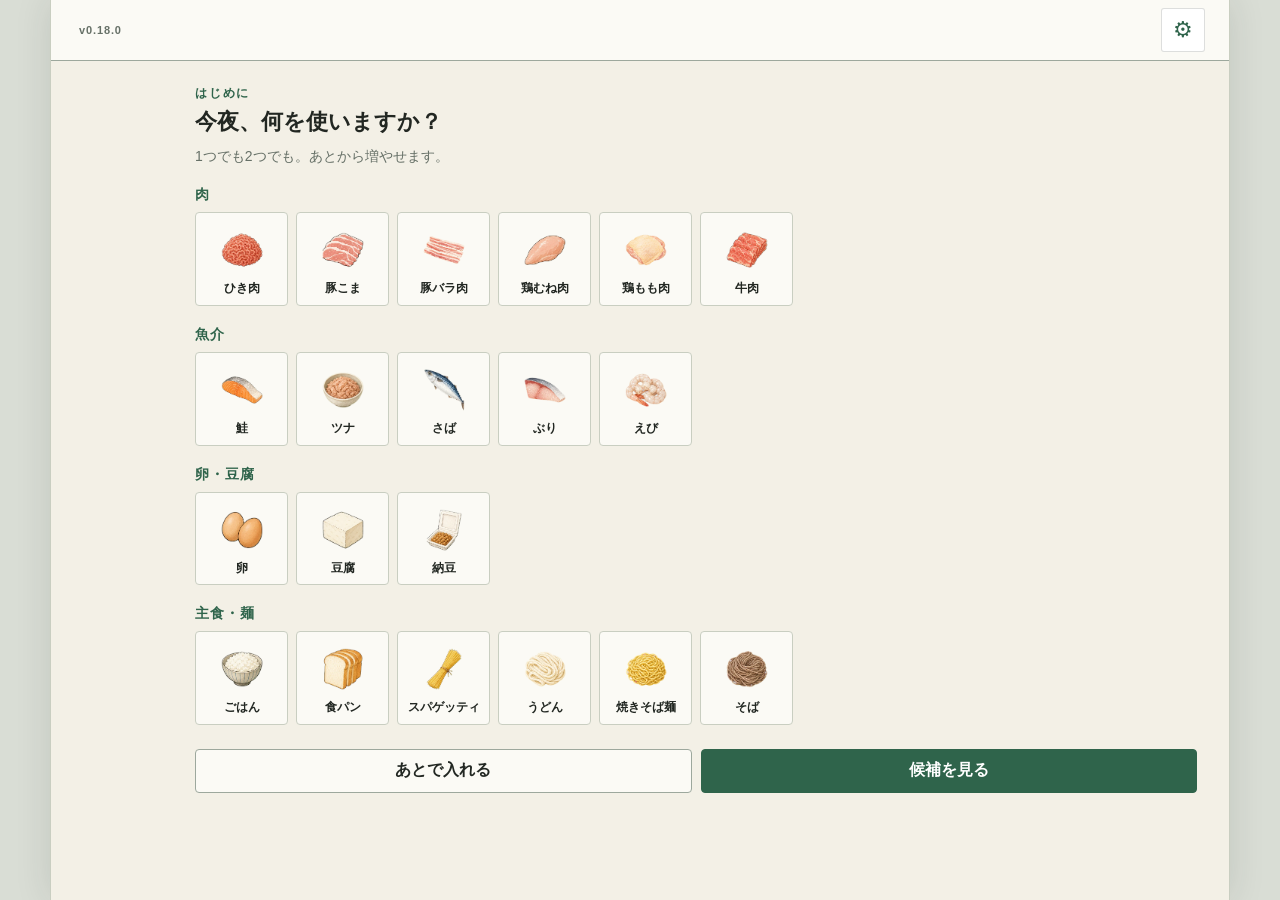
<file: index.html>
<!doctype html>
<html lang="ja">
<head>
  <meta charset="utf-8">
  <meta name="viewport" content="width=device-width, initial-scale=1, viewport-fit=cover">
  <meta name="theme-color" content="#f3f0e6">
  <meta name="description" content="冷蔵庫の在庫を管理し、残っている食材から今日作れる料理を提案するスマホ・タブレット対応アプリ">
  <title>冷蔵庫の現在地</title>
  <link rel="manifest" href="manifest.json?v=b750de2d">
  <link rel="icon" type="image/png" sizes="32x32" href="assets/icons/favicon-32.png?v=a1371f08">
  <link rel="apple-touch-icon" href="assets/icons/apple-touch-icon.png?v=0db390f0">
  <meta name="apple-mobile-web-app-capable" content="yes">
  <meta name="mobile-web-app-capable" content="yes">
  <meta name="apple-mobile-web-app-status-bar-style" content="default">
  <meta name="apple-mobile-web-app-title" content="冷蔵庫の現在地">
  <link rel="stylesheet" href="styles.css?v=7e6aeb82">
  <script src="vendor/tesseract/tesseract.min.js?v=7.0.0" defer></script>
  <script src="recipe-expansion.js?v=3e0c5a6c" defer></script>
  <script src="app.js?v=6a7590dc" defer></script>
  <!--
    起動の読み込み画面は、外部CSS（styles.css）が届く前から出したいので、
    ここだけ色を直書きしている（:root の変数に頼らない）。回線が細いときほど
    このCSSが要るのに、それ自体が同じ回線でまだ届いていない、という
    ねじれを避けるため。
  -->
  <style>
    #boot-loading {
      position: fixed;
      inset: 0;
      z-index: 999;
      display: flex;
      flex-direction: column;
      align-items: center;
      justify-content: center;
      gap: 14px;
      background: #f3f0e6;
      color: #667067;
      font-family: -apple-system, BlinkMacSystemFont, "Hiragino Sans", "Yu Gothic UI", sans-serif;
    }
    #boot-loading[hidden] {
      display: none;
    }
    #boot-loading .boot-loading-mark {
      width: 34px;
      height: 34px;
      border-radius: 50%;
      border: 3px solid #dce8df;
      border-top-color: #2f644b;
      animation: boot-loading-spin 0.9s linear infinite;
    }
    #boot-loading p {
      margin: 0;
      font-size: 0.8rem;
      font-weight: 700;
      letter-spacing: 0.02em;
    }
    @keyframes boot-loading-spin {
      to { transform: rotate(360deg); }
    }
    @media (prefers-reduced-motion: reduce) {
      #boot-loading .boot-loading-mark {
        animation: none;
      }
    }
  </style>
  <script>
    // ★app.js は素通しの逐次実行で、途中で例外が起きると最後の
    // 「読み込み画面を消す」行まで届かない。読み込み画面が消えないまま
    // 固まって見えるのを避けるため、ここだけは app.js を待たずに
    // 一定時間で強制的に消す安全弁を置いておく。
    window.setTimeout(() => {
      const el = document.getElementById("boot-loading");
      if (el) el.hidden = true;
    }, 8000);
  </script>
</head>
<body>
  <div id="boot-loading" role="status" aria-live="polite">
    <span class="boot-loading-mark" aria-hidden="true"></span>
    <p>読み込んでいます…</p>
  </div>
  <div class="app-shell">
    <!-- タイトルは出さない（本人の指定）。共有中は同期をすぐ押せる細い帯にする -->
    <header class="app-header" id="app-header">
      <h1 class="visually-hidden">冷蔵庫の現在地</h1>
      <p class="app-version" id="app-version" aria-label="アプリのバージョン"></p>
      <div class="header-actions">
        <button class="header-sync-button" type="button" id="header-sync" aria-label="共有データを今すぐ同期する" hidden>
          <span class="header-sync-icon" aria-hidden="true">↻</span>
          <span id="header-sync-label">同期</span>
        </button>
        <button class="header-settings-button" type="button" id="open-settings" aria-label="設定" aria-haspopup="dialog" aria-controls="settings-dialog">
          <span aria-hidden="true">⚙</span>
        </button>
      </div>
    </header>

    <main>
      <!-- 初回だけ出す。サンプルの5品を入れる代わりに、最初の一食を決める
           過程をそのまま登録にする（PRODUCT_DIRECTION.md の該当節） -->
      <section class="view onboarding-view" id="onboarding-view" aria-labelledby="onboarding-title" hidden>
        <div class="onboarding-head">
          <p class="eyebrow" id="onboarding-step-label">はじめに</p>
          <h2 id="onboarding-title">今夜、何を使いますか？</h2>
          <p class="onboarding-lead" id="onboarding-lead">1つでも2つでも。あとから増やせます。</p>
        </div>

        <div class="onboarding-leads" id="onboarding-leads"></div>

        <div class="onboarding-extras" id="onboarding-extras" hidden>
          <div class="onboarding-preview" id="onboarding-preview" aria-live="polite"></div>
          <div class="onboarding-extra-grid" id="onboarding-extra-grid"></div>
        </div>

        <div class="onboarding-actions">
          <button class="button button-secondary" type="button" id="onboarding-skip">あとで入れる</button>
          <button class="button button-primary" type="button" id="onboarding-next" disabled>候補を見る</button>
        </div>
      </section>

      <!-- 初回登録の続き。売り場を順番に回って、持っているものをタップする -->
      <section class="view refine-view" id="refine-view" aria-labelledby="refine-title" hidden>
        <div class="refine-head">
          <p class="eyebrow" id="refine-progress"></p>
          <h2 id="refine-title"></h2>
          <p class="refine-lead">家にあるものをタップしてください。量は聞きません。</p>
        </div>
        <div class="refine-grid" id="refine-grid"></div>
        <div class="refine-actions">
          <button class="button button-secondary" type="button" id="refine-quit">やめる</button>
          <button class="button button-primary" type="button" id="refine-next">次の売り場へ</button>
        </div>
      </section>

      <section class="view" id="inventory-view" aria-label="冷蔵庫">
        <!-- 「冷蔵庫」と「在庫」は同じ在庫の別の見せ方なので、タブを2つ持たず
             ここで行き来する。絵＝見渡す、一覧＝直す。 -->
        <div class="fridge-visual-heading">
          <h3 id="fridge-visual-title">わたしの冷蔵庫</h3>
          <button class="mode-switch" type="button" id="go-inventory-list">
            <svg class="mode-switch-icon" viewBox="0 0 24 24" aria-hidden="true" focusable="false"><path d="M4 6.4h.01"/><path d="M8.4 6.4H20"/><path d="M4 12h.01"/><path d="M8.4 12H20"/><path d="M4 17.6h.01"/><path d="M8.4 17.6H20"/></svg>
            一覧で直す
          </button>
        </div>

        <!-- 昨日以前に作った分の在庫を、実物と突き合わせる -->
        <section class="day-after-check" id="day-after-check" aria-labelledby="day-after-title" hidden>
          <p class="eyebrow">昨日の料理のあと</p>
          <h3 id="day-after-title">いま、冷蔵庫はどうなっていますか？</h3>
          <p class="day-after-lead" id="day-after-lead"></p>
          <ul class="day-after-list" id="day-after-list"></ul>
          <button class="button button-secondary day-after-skip" type="button" id="day-after-skip">あとで</button>
        </section>

        <!-- 期限が今日まで・3日以内・期限切れの食材だけを、操作を止めずに知らせる -->
        <section class="expiry-alert" id="expiry-alert" aria-labelledby="expiry-alert-title" hidden>
          <div class="expiry-alert-heading">
            <div>
              <p class="eyebrow">使いきりのお知らせ</p>
              <h3 id="expiry-alert-title">そろそろ使いたい食材があります</h3>
            </div>
            <span id="expiry-alert-summary"></span>
          </div>
          <div class="expiry-alert-list" id="expiry-alert-list"></div>
          <p class="expiry-alert-note">「買って◯日」は購入からの日数です。食材をタップすると残量や期限を直せます。「捨てる」は廃棄として履歴に残り、すぐ取り消せます。</p>
        </section>

        <!-- 保存済みデータにサンプルの5品が残っている人へ、一度だけ出す -->
        <section class="sample-notice" id="sample-notice" hidden>
          <p class="eyebrow">はじめに入っていた食材</p>
          <h3>この5品は、あなたが入れたものではありません</h3>
          <p id="sample-notice-list"></p>
          <p class="sample-notice-note">片付けると、料理の候補が実際の冷蔵庫だけから出ます。自分で足したものは残ります。</p>
          <div class="sample-notice-actions">
            <button class="button button-secondary" type="button" id="sample-notice-keep">このまま使う</button>
            <button class="button button-primary" type="button" id="sample-notice-clear">片付ける</button>
          </div>
        </section>

        <section class="fridge-visual" aria-labelledby="fridge-visual-title">
          <div id="fridge-scene"></div>
        </section>
      </section>

      <section class="view" id="management-view" aria-labelledby="management-title" hidden>
        <div class="management-heading">
          <div>
            <button class="mode-switch is-back" type="button" id="go-fridge-scene">
              <svg class="mode-switch-icon" viewBox="0 0 24 24" aria-hidden="true" focusable="false"><path d="M5 2.9h14a2 2 0 0 1 2 2v14.2a2 2 0 0 1-2 2H5a2 2 0 0 1-2-2V4.9a2 2 0 0 1 2-2Z"/><path d="M3 9.6h18"/><path d="M6.4 5.9v2.1"/><path d="M6.4 12.4v2.8"/></svg>
              冷蔵庫の絵へ
            </button>
            <h2 id="management-title">在庫を直す</h2>
            <p class="overview-copy">残量変更・使い切り・廃棄・完全削除</p>
          </div>
          <div class="management-actions">
            <button class="button button-secondary receipt-scan-button" type="button" id="scan-receipt">
              <span aria-hidden="true">▣</span>
              レシートから
            </button>
            <button class="button button-primary add-button" type="button" id="add-ingredient">
              ＋ 食材を追加
            </button>
          </div>
        </div>

        <section class="management-expiring" id="management-expiring" aria-labelledby="management-expiring-title" hidden>
          <h3 id="management-expiring-title">そろそろ使いたいもの</h3>
          <div class="management-expiring-list" id="management-expiring-list"></div>
        </section>

        <div class="storage-tabs" role="group" aria-label="保存場所で絞り込む">
          <button type="button" class="storage-tab is-active" data-location="すべて" aria-pressed="true">すべて</button>
          <button type="button" class="storage-tab" data-location="冷蔵" aria-pressed="false">冷蔵</button>
          <button type="button" class="storage-tab" data-location="冷凍" aria-pressed="false">冷凍</button>
          <button type="button" class="storage-tab" data-location="常温" aria-pressed="false">常温</button>
        </div>

        <div class="inventory-list" id="inventory-list" aria-live="polite"></div>

        <details class="finished-section" id="finished-section">
          <summary>
            <span>在庫から外した食材（戻せます）</span>
            <span class="finished-count" id="finished-count">0品</span>
          </summary>
          <div id="finished-list"></div>
        </details>

        <p class="privacy-note" id="privacy-note-inventory">在庫データは、この端末のブラウザ内だけに保存されます。</p>
      </section>

      <section class="view" id="suggestions-view" aria-label="レシピ" hidden>
        <section class="today-ingredient-control" aria-labelledby="today-ingredient-title">
          <button
            class="today-ingredient-trigger"
            type="button"
            id="today-ingredient-trigger"
            aria-haspopup="dialog"
            aria-controls="today-ingredient-dialog"
          >
            <span class="today-ingredient-copy">
              <strong id="today-ingredient-title">今日使いたい食材</strong>
              <em id="today-ingredient-name">タップして選ぶ</em>
            </span>
            <span class="today-ingredient-art" id="today-ingredient-art" aria-hidden="true"></span>
          </button>
          <label class="recipe-sort-control" for="priority-select">
            候補の並べ方
            <select id="priority-select">
              <option value="no-shop">作りやすい順</option>
              <option value="quick">短時間順</option>
            </select>
          </label>
        </section>

        <section class="seasonal-guide" id="seasonal-guide" aria-label="今月の旬と季節のおすすめ"></section>

        <div class="recipe-list" id="recipe-list" aria-live="polite"></div>
        <div class="recipe-more" id="recipe-more">
          <button type="button" id="show-more-recipes">
            <span>あと3つ見る</span>
            <small id="recipe-visible-count"></small>
          </button>
        </div>
      </section>

      <section class="view shopping-view" id="shopping-view" aria-labelledby="shopping-title" hidden>
        <div class="shopping-heading">
          <div>
            <p class="eyebrow">次の買い物を軽くする</p>
            <h2 id="shopping-title">スーパーで買うもの</h2>
            <p class="overview-copy" id="shopping-overview" aria-live="polite"></p>
          </div>
        </div>

        <section class="shopping-note" aria-labelledby="shopping-list-title">
          <div class="shopping-section-heading">
            <div>
              <p class="eyebrow">現在、店内で確認するもの</p>
              <h3 id="shopping-list-title">店内でチェック</h3>
            </div>
            <button class="text-button" type="button" id="clear-bought" hidden>購入済みを消す</button>
          </div>
          <p class="shopping-check-hint">カードをタップすると、購入済みにする・削除ができます。</p>
          <div class="shopping-list" id="shopping-list" aria-live="polite"></div>
        </section>

        <details class="shopping-accordion shopping-illustration-picker">
          <summary class="shopping-accordion-summary">
            <span>
              <span class="eyebrow">イラストから追加</span>
              <strong id="shopping-picker-title">売り場を選ぶ</strong>
            </span>
            <small>タップで追加</small>
          </summary>

          <div class="shopping-accordion-body">
            <div class="shopping-category-layer" id="shopping-category-layer">
              <div class="shopping-category-grid" id="shopping-category-grid"></div>
            </div>

            <div class="shopping-item-layer" id="shopping-item-layer" hidden>
              <button class="shopping-picker-back" type="button" id="shopping-picker-back">← 売り場へ戻る</button>
              <div class="shopping-item-layer-heading">
                <strong id="shopping-picker-category-title"></strong>
                <small>買うものをタップ</small>
              </div>
              <div class="shopping-food-grid" id="shopping-food-grid"></div>
            </div>
          </div>
        </details>

        <details class="shopping-manual">
          <summary>一覧にないものを文字で追加</summary>
          <form class="shopping-add-form" id="shopping-form">
            <label class="shopping-name-field" for="shopping-name">
              買うもの
              <input id="shopping-name" name="name" type="text" autocomplete="off" required placeholder="例：牛乳">
            </label>
            <label class="shopping-quantity-field" for="shopping-quantity">
              数量
              <span class="quantity-editor">
                <button class="quantity-adjust" type="button" data-quantity-adjust="shopping-quantity" data-delta="-1" aria-label="買う数量を減らす">−</button>
                <input id="shopping-quantity" name="quantity" type="number" inputmode="decimal" min="1" step="1" required value="1">
                <button class="quantity-adjust" type="button" data-quantity-adjust="shopping-quantity" data-delta="1" aria-label="買う数量を増やす">＋</button>
              </span>
              <input class="quantity-range" id="shopping-quantity-range" type="range" min="1" max="10" step="1" value="1" aria-label="買う数量をスライドして変更">
            </label>
            <label class="shopping-unit-field" for="shopping-unit">
              単位
              <select id="shopping-unit" name="unit">
                <option value="個">個</option>
                <option value="g">g</option>
                <option value="ml">ml</option>
                <option value="本">本</option>
                <option value="株">株</option>
                <option value="袋">袋</option>
                <option value="パック">パック</option>
                <option value="膳">膳</option>
                <option value="切れ">切れ</option>
                <option value="缶">缶</option>
                <option value="枚">枚</option>
              </select>
            </label>
            <button class="button button-primary shopping-add-button" type="submit">リストに追加</button>
          </form>
        </details>

        <details class="shopping-accordion shopping-recommendations" id="shopping-recommendations-panel">
          <summary class="shopping-accordion-summary">
            <span>
              <span class="eyebrow">冷蔵庫との組み合わせ</span>
              <strong id="shopping-recommendations-title">今あるものに合う</strong>
            </span>
            <small>1人分を基準</small>
          </summary>
          <div class="shopping-accordion-body">
            <p class="shopping-intro">買い足すと、登録レシピにつながりやすい順です。</p>
            <div class="shopping-recommendation-list" id="shopping-recommendations"></div>
          </div>
        </details>

        <p class="privacy-note" id="privacy-note-shopping">買い物リストも、この端末のブラウザ内だけに保存されます。</p>
      </section>

      <section class="view history-view" id="history-view" aria-labelledby="history-title" hidden>
        <div class="history-heading">
          <div>
            <p class="eyebrow">冷蔵庫で起きたこと</p>
            <h2 id="history-title">履歴</h2>
            <p class="overview-copy">調理・使い切り・廃棄・在庫の修正を、直近50件から表示します。</p>
          </div>
        </div>

        <div class="cooking-history-list" id="cooking-history-list" aria-live="polite"></div>

        <p class="privacy-note" id="privacy-note-history">履歴は月ごとにまとめ、最大1000件まで保存します。1000件を超えると古いものから整理されます。</p>
      </section>
    </main>

    <!-- アイコンは文字記号（▥ ▤ ⌁ ✓ ↶）をやめてインラインSVGにした。端末のフォントで
         形が変わるうえ、▥ と ▤ は並べると見分けられなかった。線は currentColor なので
         現在地の色（.is-active）にそのまま追従する。 -->
    <nav class="bottom-nav" aria-label="主な画面">
      <button type="button" class="nav-button is-active" data-view="inventory" aria-current="page">
        <svg class="nav-icon" viewBox="0 0 24 24" aria-hidden="true" focusable="false"><path d="M5 2.9h14a2 2 0 0 1 2 2v14.2a2 2 0 0 1-2 2H5a2 2 0 0 1-2-2V4.9a2 2 0 0 1 2-2Z"/><path d="M3 9.6h18"/><path d="M6.4 5.9v2.1"/><path d="M6.4 12.4v2.8"/></svg>
        冷蔵庫
      </button>
      <button type="button" class="nav-button" data-view="suggestions">
        <svg class="nav-icon" viewBox="0 0 24 24" aria-hidden="true" focusable="false"><path d="M6 10.7h12v5.5a3.3 3.3 0 0 1-3.3 3.3H9.3A3.3 3.3 0 0 1 6 16.2Z"/><path d="M4.4 10.7h15.2"/><path d="M6 13h-2.6"/><path d="M18 13h2.6"/><path d="M9.6 8c.8-1.1.8-2.3 0-3.4"/><path d="M14.4 8c.8-1.1.8-2.3 0-3.4"/></svg>
        レシピ
      </button>
      <button type="button" class="nav-button" data-view="shopping">
        <span class="nav-icon-with-count" aria-hidden="true"><svg class="nav-icon" viewBox="0 0 24 24" aria-hidden="true" focusable="false"><path d="M8.4 9.4V7.9a3.6 3.6 0 0 1 7.2 0v1.5"/><path d="M3.4 9.4h17.2l-1.4 8.7a2.6 2.6 0 0 1-2.6 2.2H7.4a2.6 2.6 0 0 1-2.6-2.2Z"/><path d="M9.9 13.1v3.6"/><path d="M14.1 13.1v3.6"/></svg><small id="shopping-nav-count" hidden></small></span>
        買い物
      </button>
      <button type="button" class="nav-button" data-view="history">
        <svg class="nav-icon" viewBox="0 0 24 24" aria-hidden="true" focusable="false"><path d="M3.7 12a8.3 8.3 0 1 0 2.6-6"/><path d="M3.5 4.8V9h4.2"/><path d="M12 7.7V12l3.1 1.9"/></svg>
        履歴
      </button>
    </nav>
  </div>

  <dialog class="settings-dialog" id="settings-dialog" aria-labelledby="settings-dialog-title">
    <section class="settings-shell">
      <div class="dialog-head">
        <div>
          <p class="eyebrow">表示を選ぶ</p>
          <h2 id="settings-dialog-title">設定</h2>
        </div>
        <button class="icon-button" type="button" id="close-settings" aria-label="閉じる">×</button>
      </div>

      <div class="settings-row nutrition-settings-row">
        <span class="settings-row-copy">
          <span class="settings-title-line">
            <label for="setting-show-nutrition"><strong>カロリーとPFCを表示する</strong></label>
            <button class="settings-help-button" type="button" id="nutrition-help" aria-expanded="false" aria-controls="settings-nutrition-note" aria-label="カロリーとPFCの数値について">?</button>
          </span>
          <small>料理の候補と、作る前の確認画面に出します</small>
        </span>
        <input id="setting-show-nutrition" type="checkbox" role="switch" aria-label="カロリーとPFCを表示する">
      </div>

      <p class="settings-note nutrition-settings-note" id="settings-nutrition-note" hidden>
        表示される数値は、食品ごとの一般的な参考値と基本調味料の仮定から丸めた目安です。
        商品表示や医療・栄養指導の代わりにはなりません。
      </p>

      <div class="settings-block device-settings">
        <label class="settings-row-copy" for="device-name">
          <strong>この端末の名前</strong>
          <small>変更した端末を見分けるために表示します</small>
        </label>
        <input id="device-name" class="device-name-input" type="text" maxlength="30" autocomplete="off" spellcheck="false" placeholder="例：台所のiPad">
        <p class="settings-note">機種情報は自動取得しません。この名前は変更者の目印で、本人確認には使いません。</p>
      </div>

      <div class="settings-block">
        <div class="settings-row-copy">
          <strong>二人で共有する</strong>
          <small id="share-note"></small>
        </div>

        <div class="share-off" id="share-off">
          <button class="button button-primary share-start" type="button" id="share-create">共有をはじめる</button>
          <details class="share-join">
            <summary>相手の冷蔵庫に入る</summary>
            <label class="account-field" for="share-join-id">
              もらったリンク、または冷蔵庫のID
              <input id="share-join-id" type="text" autocomplete="off" spellcheck="false" placeholder="https://… または 22文字のID">
            </label>
            <button class="button button-secondary" type="button" id="share-join-go">この冷蔵庫に入る</button>
          </details>
        </div>

        <div class="share-on" id="share-on" hidden>
          <p class="share-link-label">相手にこのリンクを渡してください</p>
          <input class="share-link" id="share-link" type="text" readonly>
          <div class="share-actions">
            <button class="button button-secondary" type="button" id="share-copy">リンクをコピー</button>
            <button class="button button-primary" type="button" id="share-now">いま同期する</button>
          </div>
          <p class="settings-note" id="share-status"></p>
          <button class="button button-secondary share-stop" type="button" id="share-stop">共有をやめる</button>
        </div>

        <p class="settings-note share-message" id="share-message" hidden></p>
      </div>

      <div class="settings-block">
        <div class="settings-row-copy">
          <strong>データの持ち出し</strong>
          <small>機種変更や、うっかり消したときの備えに。ファイル1つに書き出します。</small>
        </div>
        <div class="settings-data-actions">
          <button class="button button-secondary" type="button" id="export-data">書き出す</button>
          <button class="button button-secondary" type="button" id="import-data">読み込む</button>
        </div>
        <input type="file" id="import-file" accept="application/json,.json" hidden>

        <!-- 読み込みは今のデータを置き換えるので、何が入るかを見せてから確かめる -->
        <div class="import-preview" id="import-preview" hidden>
          <p id="import-preview-summary"></p>
          <div class="import-preview-actions">
            <button class="button button-secondary" type="button" id="import-cancel">やめる</button>
            <button class="button button-primary" type="button" id="import-apply">置き換える</button>
          </div>
        </div>
        <p class="settings-note import-error" id="import-error" hidden></p>
      </div>

      <p class="privacy-note">表示の設定は、この端末のブラウザ内だけに保存されます。端末名は、共有中の変更データにも添えられます。</p>
    </section>
  </dialog>

  <dialog class="share-join-dialog" id="share-join-dialog" aria-labelledby="share-join-dialog-title">
    <section class="share-join-dialog-shell">
      <div class="dialog-head">
        <div>
          <p class="eyebrow">共有する前に確認</p>
          <h2 id="share-join-dialog-title">この冷蔵庫に入りますか？</h2>
        </div>
        <button class="icon-button" type="button" id="share-join-cancel-icon" aria-label="閉じる">×</button>
      </div>

      <p class="share-join-intro" id="share-join-intro"></p>
      <ul class="share-join-counts" id="share-join-counts" aria-label="この端末にあるデータ"></ul>

      <div class="share-join-options">
        <button class="share-join-option is-recommended" type="button" id="share-join-replace">
          <strong>共有の内容に入れ替える</strong>
          <small>この端末の在庫・買い物・履歴は共有先へ送りません</small>
        </button>
        <button class="share-join-option" type="button" id="share-join-merge">
          <strong>今の内容も合わせる</strong>
          <small>この端末にある内容も相手の冷蔵庫へ送って統合します</small>
        </button>
      </div>

      <p class="settings-note share-join-warning" id="share-join-warning"></p>
      <p class="settings-note share-join-status" id="share-join-status" hidden></p>
      <button class="button button-secondary share-join-cancel" type="button" id="share-join-cancel">やめる</button>
    </section>
  </dialog>

  <dialog class="today-ingredient-dialog" id="today-ingredient-dialog" aria-labelledby="today-ingredient-dialog-title">
    <section class="today-ingredient-dialog-shell">
      <div class="dialog-head">
        <div>
          <h2 id="today-ingredient-dialog-title">今日使いたい食材</h2>
        </div>
        <button class="icon-button" type="button" id="close-today-ingredient-dialog" aria-label="閉じる">×</button>
      </div>

      <p class="today-ingredient-dialog-intro">棚の食材を1つタップすると、候補をすぐ並べ直します。</p>
      <div class="priority-fridge-mock" id="today-ingredient-options"></div>
      <button class="today-ingredient-clear" type="button" id="clear-today-ingredient">指定しない</button>
    </section>
  </dialog>

  <dialog class="ingredient-dialog" id="ingredient-dialog">
    <form id="ingredient-form">
      <div class="dialog-head">
        <div>
          <h2 id="dialog-title">食材を追加</h2>
        </div>
        <button class="icon-button" type="button" id="close-dialog" aria-label="閉じる">×</button>
      </div>

      <input type="hidden" id="ingredient-id">

      <section class="ingredient-picker" id="ingredient-picker" aria-label="イラストから食材を選ぶ">
        <div class="ingredient-picker-layer" id="ingredient-category-layer">
          <div class="ingredient-picker-lead">
            <p class="eyebrow">1. 種類を選ぶ</p>
            <strong>どのあたりの食材ですか？</strong>
          </div>
          <div class="ingredient-category-grid" id="ingredient-category-grid"></div>
          <button class="ingredient-manual-button" type="button" id="ingredient-manual-mode">
            一覧にない食材を文字で追加
          </button>

          <!-- まとめて追加は主導線ではないので、種類のカードより下へ置く。
               上に置くと「1. 種類を選ぶ」が折り返し線の下へ落ちていた。 -->
          <div class="ingredient-add-shortcuts" id="ingredient-add-shortcuts">
            <button class="ingredient-add-shortcut ingredient-receipt-shortcut" type="button" id="ingredient-receipt-shortcut">
              <span class="ingredient-receipt-icon" aria-hidden="true"></span>
              <span class="ingredient-shortcut-copy">
                <strong>レシートからまとめて追加</strong>
                <small>写真を撮る・画像を選ぶ</small>
              </span>
              <span class="ingredient-shortcut-arrow" aria-hidden="true">›</span>
            </button>

            <button class="ingredient-add-shortcut ingredient-refine-shortcut" type="button" id="open-refine">
              <span class="ingredient-refine-icon" aria-hidden="true">✓</span>
              <span class="ingredient-shortcut-copy">
                <strong>一覧から一度に追加する</strong>
                <small id="refine-entry-note"></small>
              </span>
              <span class="ingredient-shortcut-arrow" aria-hidden="true">›</span>
            </button>
          </div>
        </div>

        <div class="ingredient-picker-layer" id="ingredient-item-layer" hidden>
          <button class="ingredient-picker-back" type="button" id="ingredient-picker-back">← 種類へ戻る</button>
          <div class="ingredient-picker-lead">
            <p class="eyebrow">2. 食材を選ぶ</p>
            <strong id="ingredient-picker-category-title"></strong>
          </div>
          <div class="ingredient-item-grid" id="ingredient-item-grid"></div>
        </div>
      </section>

      <section class="ingredient-details" id="ingredient-details" hidden>
        <button class="ingredient-picker-back" type="button" id="ingredient-picker-reselect">← 食材を選び直す</button>
        <div class="selected-ingredient-preview" id="selected-ingredient-preview" hidden></div>

        <label for="ingredient-name" id="ingredient-name-field">
          食材名
          <input id="ingredient-name" name="name" type="text" autocomplete="off" required placeholder="例：キャベツ">
        </label>

        <section class="name-suggestion" id="name-suggestion" aria-live="polite" hidden>
          <p>登録済みの名称「<strong id="suggested-ingredient-name"></strong>」に変更しますか？</p>
          <div>
            <button class="button button-secondary" type="button" id="keep-ingredient-name">このまま登録</button>
            <button class="button button-primary" type="button" id="accept-ingredient-name">変更する</button>
          </div>
        </section>

        <div class="form-grid">
          <label for="ingredient-quantity">
            残量
            <span class="quantity-editor">
              <button class="quantity-adjust" type="button" data-quantity-adjust="ingredient-quantity" data-delta="-1" aria-label="残量を減らす">−</button>
              <input id="ingredient-quantity" name="quantity" type="number" inputmode="decimal" min="1" step="1" required value="1">
              <button class="quantity-adjust" type="button" data-quantity-adjust="ingredient-quantity" data-delta="1" aria-label="残量を増やす">＋</button>
            </span>
            <input class="quantity-range" id="ingredient-quantity-range" type="range" min="1" max="10" step="1" value="1" aria-label="残量をスライドして変更">
          </label>

          <label for="ingredient-unit">
            単位
            <select id="ingredient-unit" name="unit">
              <option value="個">個</option>
              <option value="g">g</option>
              <option value="ml">ml</option>
              <option value="本">本</option>
              <option value="株">株</option>
              <option value="袋">袋</option>
              <option value="パック">パック</option>
              <option value="膳">膳</option>
              <option value="切れ">切れ</option>
              <option value="缶">缶</option>
              <option value="枚">枚</option>
            </select>
          </label>
        </div>

        <label for="ingredient-location">
          保存場所
          <select id="ingredient-location" name="location">
            <option value="冷蔵">冷蔵</option>
            <option value="冷凍">冷凍</option>
            <option value="常温">常温</option>
          </select>
        </label>

        <label class="ingredient-expiry-field" for="ingredient-expiry">
          <span class="ingredient-expiry-label">賞味期限 <em>任意</em></span>
          <input id="ingredient-expiry" name="expiry" type="date">
          <small>未入力でも保存できます。日付部分をタップするとカレンダーが開きます。</small>
        </label>

        <label class="check-row" for="ingredient-priority">
          <input id="ingredient-priority" name="priority" type="checkbox">
          <span>
            <strong>使い切り優先にする</strong>
            <small>料理の提案で先に使う候補にします</small>
          </span>
        </label>

        <div class="dialog-actions">
          <!-- 「履歴あり削除（使い切った）」は仕組みの説明だった。ふだん使う2つは
               起きたことをそのまま言う。履歴に残さない消し方は取り返しがつかない
               ぶん頻度も低いので、いちばん下の小さなリンクへ下げる。 -->
          <button class="button button-consume" type="button" id="consume-ingredient" hidden>使い切った</button>
          <button class="button button-discard" type="button" id="discard-ingredient" hidden>捨てた</button>
          <button class="button button-secondary" type="button" id="cancel-dialog">キャンセル</button>
          <button class="button button-primary" type="submit">保存</button>
          <button class="dialog-danger-link" type="button" id="delete-ingredient" hidden>履歴に残さず消す</button>
        </div>
      </section>
    </form>
  </dialog>

  <input id="receipt-input" type="file" accept="image/*" capture="environment" hidden>

  <dialog class="ingredient-dialog receipt-dialog" id="receipt-dialog">
    <form id="receipt-form">
      <div class="dialog-head">
        <div>
          <p class="eyebrow">写真は端末内だけで解析</p>
          <h2>レシートから追加</h2>
        </div>
        <button class="icon-button" type="button" id="close-receipt-dialog" aria-label="閉じる">×</button>
      </div>

      <p class="receipt-privacy">
        外部の認識APIへ送信しません。読み取りが終わると、写真は保存せず破棄します。
      </p>

      <div class="receipt-processing" id="receipt-processing">
        <img class="receipt-preview" id="receipt-preview" alt="読み取るレシートの写真">
        <div>
          <p class="receipt-status" id="receipt-status" role="status">写真を準備しています…</p>
          <progress id="receipt-progress" max="100" value="0">0%</progress>
          <p class="receipt-model-note">初回だけ日本語OCRデータの準備に時間がかかります。</p>
        </div>
      </div>

      <section class="receipt-results" id="receipt-results" aria-labelledby="receipt-results-title" hidden>
        <div class="receipt-results-heading">
          <div>
            <h3 id="receipt-results-title">追加候補</h3>
            <p id="receipt-summary"></p>
          </div>
          <button class="text-button" type="button" id="select-all-receipt">すべて選択</button>
        </div>
        <p class="receipt-review-note">商品名・数量・保存場所を確認してから追加してください。</p>
        <div class="receipt-candidates" id="receipt-candidates"></div>
      </section>

      <section class="receipt-error" id="receipt-error" hidden>
        <h3>候補を作れませんでした</h3>
        <p id="receipt-error-message">写真を明るい場所で撮り直すか、通常の食材追加をお試しください。</p>
        <button class="button button-secondary" type="button" id="receipt-manual-add">通常の追加を使う</button>
      </section>

      <!-- 候補が0件のときこそ中身を見たいので、結果・エラーのどちらにも属さない位置に置く -->
      <details class="receipt-raw" id="receipt-raw" hidden>
        <summary>読み取った元の文字を見る</summary>
        <pre id="receipt-raw-text"></pre>
      </details>

      <div class="dialog-actions receipt-dialog-actions">
        <button class="button button-secondary" type="button" id="cancel-receipt-dialog">キャンセル</button>
        <button class="button button-primary" type="submit" id="add-receipt-candidates" disabled>選択した食材を追加</button>
      </div>
    </form>
  </dialog>

  <dialog class="ingredient-dialog cook-confirm-dialog" id="cook-confirm-dialog" aria-labelledby="cook-confirm-title">
    <form id="cook-confirm-form">
      <div class="dialog-head">
        <div>
          <p class="eyebrow">作る前の確認</p>
          <h2 id="cook-confirm-title">何人分作りますか？</h2>
        </div>
        <button class="icon-button" type="button" id="close-cook-confirm" aria-label="閉じる">×</button>
      </div>

      <p class="cook-confirm-recipe" id="cook-confirm-recipe"></p>

      <fieldset class="cook-serving-fieldset">
        <legend>作る人数</legend>
        <div class="cook-serving-options" id="cook-serving-options">
          <button class="cook-serving-button" type="button" data-cook-servings="1" aria-pressed="false"><strong>1</strong><span>人分</span></button>
          <button class="cook-serving-button" type="button" data-cook-servings="2" aria-pressed="false"><strong>2</strong><span>人分</span></button>
          <button class="cook-serving-button" type="button" data-cook-servings="3" aria-pressed="false"><strong>3</strong><span>人分</span></button>
          <button class="cook-serving-button" type="button" data-cook-servings="4" aria-pressed="false"><strong>4</strong><span>人分</span></button>
        </div>
      </fieldset>

      <section class="cook-confirm-ingredients" aria-labelledby="cook-confirm-ingredients-title">
        <div class="cook-confirm-ingredients-head">
          <h3 id="cook-confirm-ingredients-title">実際に使う材料</h3>
          <small id="cook-confirm-nutrition"></small>
        </div>
        <div id="cook-confirm-ingredients"></div>

        <!-- レシピ外の食材を足すのは毎回ではないので、畳んでおく。
             確認すべき行（最低限必要）を押し下げないため。 -->
        <details class="cook-extra-section" aria-labelledby="cook-extra-title">
          <summary class="cook-extra-heading">
            <h4 id="cook-extra-title">ついでに使う食材</h4>
            <small>レシピ外の食材や、追加で使う分</small>
          </summary>
          <div class="cook-extra-add">
            <label>
              食材
              <select id="cook-extra-item"></select>
            </label>
            <label>
              量
              <span class="quantity-with-unit">
                <input id="cook-extra-quantity" type="number" min="0.01" step="any" inputmode="decimal">
                <span id="cook-extra-unit"></span>
              </span>
            </label>
            <button class="button button-secondary" type="button" id="cook-extra-add">追加</button>
          </div>
          <ul class="cook-extra-list" id="cook-extra-list"></ul>
        </details>
      </section>

      <p class="cook-confirm-message" id="cook-confirm-message" aria-live="polite"></p>

      <!-- 量が足りないと分かったときの逃げ道。「戻る」だけを出さない -->
      <div class="cook-fallback" id="cook-fallback" hidden>
        <button class="button button-secondary" type="button" id="cook-fallback-single">1人分にする</button>
        <button class="button button-secondary" type="button" id="cook-fallback-anyway">このまま作る</button>
      </div>

      <div class="dialog-actions">
        <button class="button button-secondary" type="button" id="cancel-cook-confirm">ほかの候補へ</button>
        <button class="button button-primary cook-confirm-button" type="submit" id="confirm-cook">この人数で作る</button>
      </div>
    </form>
  </dialog>

  <dialog class="ingredient-dialog history-edit-dialog" id="history-edit-dialog" aria-labelledby="history-edit-title">
    <form id="history-edit-form">
      <div class="dialog-head">
        <div>
          <p class="eyebrow">調理後の訂正</p>
          <h2 id="history-edit-title">使った食材を修正</h2>
        </div>
        <button class="icon-button" type="button" id="close-history-edit" aria-label="閉じる">×</button>
      </div>

      <p class="history-edit-recipe" id="history-edit-recipe"></p>
      <p class="overview-copy">実際に使った量へ直すと、差分だけ在庫へ反映します。</p>
      <div class="history-edit-ingredients" id="history-edit-ingredients"></div>

      <section class="history-edit-add" aria-labelledby="history-edit-add-title">
        <h3 id="history-edit-add-title">使った食材を追加</h3>
        <div class="cook-extra-add">
          <label>
            食材
            <select id="history-edit-add-item"></select>
          </label>
          <label>
            量
            <span class="quantity-with-unit">
              <input id="history-edit-add-quantity" type="number" min="0.01" step="any" inputmode="decimal">
              <span id="history-edit-add-unit"></span>
            </span>
          </label>
          <button class="button button-secondary" type="button" id="history-edit-add">追加</button>
        </div>
      </section>

      <p class="cook-confirm-message" id="history-edit-message" aria-live="polite"></p>
      <div class="dialog-actions">
        <button class="button button-secondary" type="button" id="cancel-history-edit">キャンセル</button>
        <button class="button button-primary" type="submit" id="save-history-edit">修正を保存</button>
      </div>
    </form>
  </dialog>

  <div class="toast" id="toast" role="status" aria-live="polite" hidden>
    <span id="toast-message"></span>
    <button type="button" id="toast-action" hidden>戻す</button>
  </div>
</body>
</html>
</file>
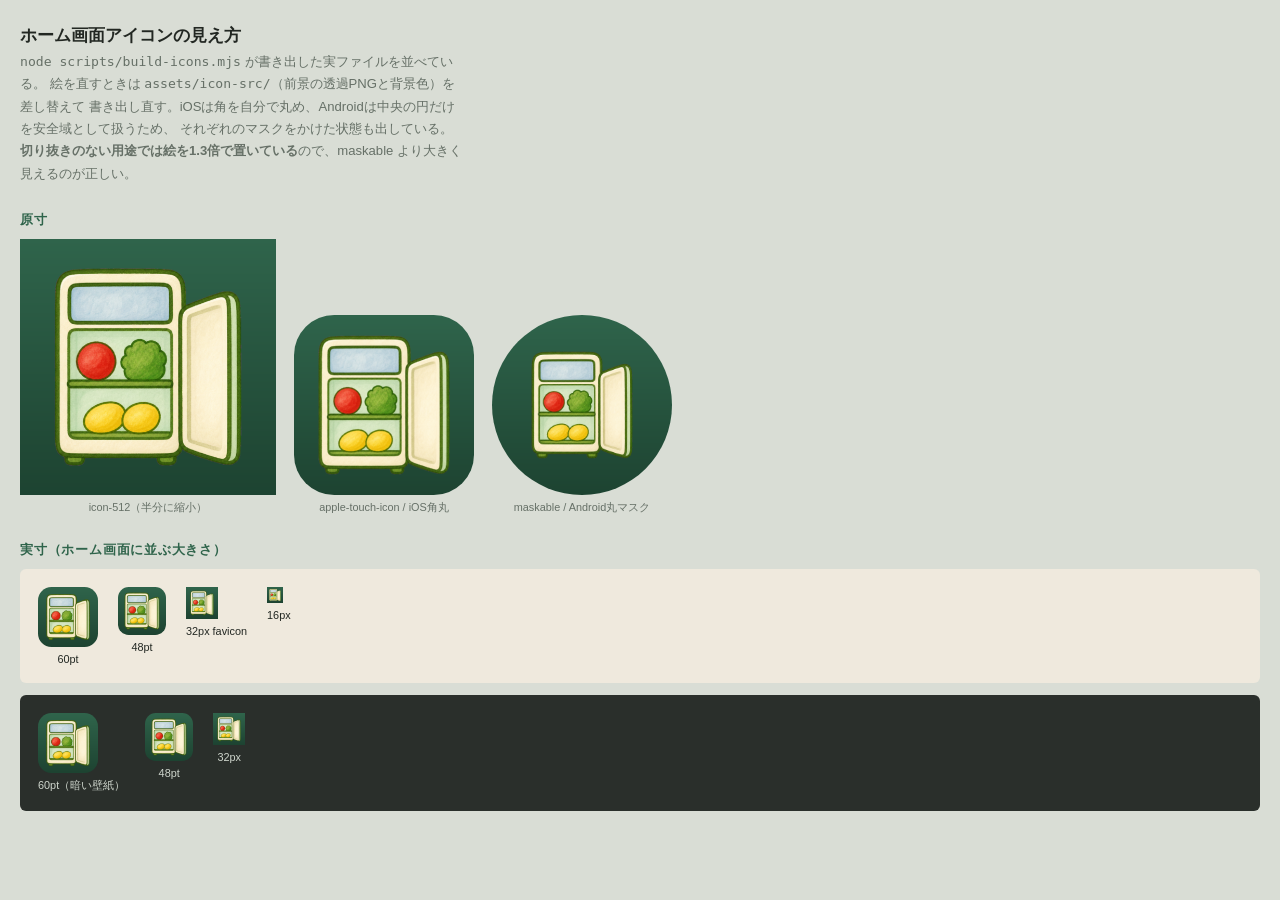
<file: assets/icon-preview.html>
<!doctype html>
<html lang="ja">
<head>
  <meta charset="utf-8">
  <meta name="viewport" content="width=device-width, initial-scale=1">
  <title>ホーム画面アイコンの見え方</title>
  <style>
    body {
      margin: 0;
      padding: 24px 20px 40px;
      background: #d9ddd5;
      color: #222722;
      font-family: -apple-system, BlinkMacSystemFont, "Hiragino Sans", "Yu Gothic UI", sans-serif;
    }
    h1 { margin: 0 0 4px; font-size: 1.05rem; }
    p { margin: 0 0 22px; max-width: 34em; font-size: 0.82rem; line-height: 1.7; color: #667067; }
    h2 { margin: 26px 0 10px; font-size: 0.82rem; letter-spacing: 0.06em; color: #2f644b; }
    .row { display: flex; align-items: flex-end; gap: 18px; flex-wrap: wrap; }
    figure { margin: 0; text-align: center; }
    figcaption { margin-top: 6px; font-size: 0.68rem; color: #667067; }
    img { display: block; }
    .ios img { border-radius: 22.37%; }
    .android img { border-radius: 50%; }
    /* ホーム画面に並んだときの見え方。実機の壁紙は明るいことも暗いこともある */
    .wall { display: flex; gap: 20px; padding: 18px; border-radius: 6px; }
    .wall.light { background: #efe9dd; }
    .wall.dark { background: #2a2f2b; }
    .wall figcaption { color: inherit; }
    .wall.dark { color: #cfd6cd; }
  </style>
</head>
<body>
  <h1>ホーム画面アイコンの見え方</h1>
  <p>
    <code>node scripts/build-icons.mjs</code> が書き出した実ファイルを並べている。
    絵を直すときは <code>assets/icon-src/</code>（前景の透過PNGと背景色）を差し替えて
    書き出し直す。iOSは角を自分で丸め、Androidは中央の円だけを安全域として扱うため、
    それぞれのマスクをかけた状態も出している。
    <strong>切り抜きのない用途では絵を1.3倍で置いている</strong>ので、maskable より大きく見えるのが正しい。
  </p>

  <h2>原寸</h2>
  <div class="row">
    <figure><img src="icons/icon-512.png" width="256" height="256" alt="512pxのアイコン"><figcaption>icon-512（半分に縮小）</figcaption></figure>
    <figure class="ios"><img src="icons/apple-touch-icon.png" width="180" height="180" alt="iOSの角丸をかけた180pxのアイコン"><figcaption>apple-touch-icon / iOS角丸</figcaption></figure>
    <figure class="android"><img src="icons/icon-maskable-512.png" width="180" height="180" alt="Androidの丸マスクをかけたアイコン"><figcaption>maskable / Android丸マスク</figcaption></figure>
  </div>

  <h2>実寸（ホーム画面に並ぶ大きさ）</h2>
  <div class="wall light">
    <figure class="ios"><img src="icons/icon-192.png" width="60" height="60" alt=""><figcaption>60pt</figcaption></figure>
    <figure class="ios"><img src="icons/icon-192.png" width="48" height="48" alt=""><figcaption>48pt</figcaption></figure>
    <figure><img src="icons/favicon-32.png" width="32" height="32" alt=""><figcaption>32px favicon</figcaption></figure>
    <figure><img src="icons/favicon-32.png" width="16" height="16" alt=""><figcaption>16px</figcaption></figure>
  </div>
  <div class="wall dark" style="margin-top:12px">
    <figure class="ios"><img src="icons/icon-192.png" width="60" height="60" alt=""><figcaption>60pt（暗い壁紙）</figcaption></figure>
    <figure class="ios"><img src="icons/icon-192.png" width="48" height="48" alt=""><figcaption>48pt</figcaption></figure>
    <figure><img src="icons/favicon-32.png" width="32" height="32" alt=""><figcaption>32px</figcaption></figure>
  </div>
<script>
// 書き出し直したあと古い画像を見てしまわないよう、毎回取り直す
for (const image of document.querySelectorAll("img")) {
  image.src = `${image.getAttribute("src").split("?")[0]}?t=${Date.now()}`;
}
</script>
</body>
</html>
</file>
<file: styles.css>
:root {
  color-scheme: light;
  --paper: #f3f0e6;
  --paper-raised: #fbfaf5;
  --ink: #222722;
  --muted: #667067;
  --line: #c9cec1;
  --line-strong: #9da89d;
  --leaf: #2f644b;
  --leaf-dark: #214936;
  --leaf-soft: #dce8df;
  --warm: #a8492d;
  --warm-soft: #f1dfd8;
  --shadow: rgb(34 39 34 / 14%);

  /* ---- 文字の大きさ（design/TOKEN_SHEET.md §2 が正）------------------------
     基準16px・比率およそ1.2の6段＋micro。値を変えるときはコードより先にシートを直す。
     scripts/check-type-scale.mjs が「シートに無い font-size」をCIで止める。 */
  --fs-micro: 0.6875rem;   /* 11px 読まなくても操作できる微小ラベルだけ（シート §2の例外表） */
  --fs-caption: 0.75rem;   /* 12px 注記・eyebrow・状態タグ ← 読ませる文字の下限 */
  --fs-sub: 0.875rem;      /* 14px 補助情報・ナビラベル・行操作 */
  --fs-body: 1rem;         /* 16px 本文・主情報・フォーム部品（iOSの自動拡大を避ける下限） */
  --fs-lead: 1.125rem;     /* 18px カード見出し・節見出し */
  --fs-title: 1.375rem;    /* 22px 画面見出し・注目レシピ名 */
  --fs-display: 1.625rem;  /* 26px タブレットの画面見出し */

  /* ---- 記号・アイコンの大きさ（シート §3）------------------------------------
     読む文字とは別の軸。タップ領域は別途44px以上を保つ。 */
  --icon-sm: 18px;
  --icon-md: 22px;
  --icon-lg: 26px;
  --icon-xl: 32px;
}

* {
  box-sizing: border-box;
}

html {
  background: #d9ddd5;
  font-family: -apple-system, BlinkMacSystemFont, "Hiragino Sans", "Yu Gothic UI", sans-serif;
  color: var(--ink);
}

body {
  margin: 0;
  min-width: 320px;
}

html,
body {
  overscroll-behavior-y: none;
}

button,
input,
select {
  font: inherit;
}

button {
  touch-action: manipulation;
}

button,
select,
input {
  min-height: 44px;
}

button:focus-visible,
select:focus-visible,
input:focus-visible,
summary:focus-visible {
  outline: 3px solid rgb(47 100 75 / 35%);
  outline-offset: 2px;
}

.app-shell {
  /* ナビはfixedで画面に固定する。ここは短い画面でも背景を最下段まで伸ばす。 */
  display: flex;
  flex-direction: column;
  min-height: 100dvh;
  max-width: 540px;
  margin: 0 auto;
  background: var(--paper);
  border-inline: 1px solid var(--line);
}

.app-shell > main {
  flex: 1;
  min-height: 0;
  padding-bottom: calc(55px + env(safe-area-inset-bottom));
}

/* 冷蔵庫／パントリーの全体が画面に収まるときだけJSで付く。
   touch-actionまで止めることで、iOSの画面端の小さな縦揺れも起こさない。 */
html.is-inventory-fit,
body.is-inventory-fit {
  height: 100dvh;
  overflow: hidden;
}

body.is-inventory-fit .app-shell {
  height: 100dvh;
  overflow: hidden;
  touch-action: none;
}

.app-version {
  margin: 0;
  color: var(--muted);
  font-size: var(--fs-micro);
  font-variant-numeric: tabular-nums;
  font-weight: 700;
  letter-spacing: 0.08em;
  line-height: 1;
}

/* タイトルを持たない細い帯。バージョンが左、同期と設定が右。
   読み上げにはタイトルを残す（.visually-hidden の h1） */
.app-header {
  display: flex;
  align-items: center;
  justify-content: space-between;
  gap: 10px;
  padding: max(6px, env(safe-area-inset-top)) 12px 6px 16px;
  border-bottom: 1px solid var(--line-strong);
  background: var(--paper-raised);
}

.header-actions {
  display: flex;
  align-items: center;
  gap: 7px;
}

.header-sync-button {
  display: inline-flex;
  align-items: center;
  justify-content: center;
  gap: 4px;
  min-height: 38px;
  padding: 0 10px;
  border: 1px solid rgb(47 100 75 / 30%);
  border-radius: 3px;
  background: #f5faf6;
  color: var(--leaf);
  font-size: var(--fs-caption);
  font-weight: 700;
  line-height: 1;
}

.header-sync-button[hidden] {
  display: none;
}

.header-sync-button.is-pending {
  border-color: rgb(164 105 42 / 35%);
  background: #fff8e9;
  color: #80551f;
}

.header-sync-button:disabled {
  opacity: 0.7;
}

.header-sync-icon {
  font-size: var(--icon-sm);
}

.header-sync-button.is-syncing .header-sync-icon {
  animation: boot-loading-spin 0.9s linear infinite;
}

.visually-hidden {
  position: absolute;
  width: 1px;
  height: 1px;
  margin: -1px;
  overflow: hidden;
  clip-path: inset(50%);
  white-space: nowrap;
}

.app-header[hidden] {
  display: none;
}

.eyebrow {
  margin: 0 0 5px;
  color: var(--leaf);
  font-size: var(--fs-caption);
  font-weight: 700;
  letter-spacing: 0.15em;
  text-transform: uppercase;
}

.header-line,
.dialog-head {
  display: flex;
  align-items: flex-start;
  justify-content: space-between;
  gap: 14px;
}

h1,
h2,
h3,
p {
  margin-top: 0;
}

h1,
h2,
h3 {
  font-family: "Hiragino Mincho ProN", "Yu Mincho", ui-serif, serif;
}

/* 唯一の h1 は .visually-hidden の読み上げ用タイトルで画面に出ない。
   可変の clamp を持つ意味がないので、スケール上の値にそろえておく。 */
h1 {
  margin-bottom: 0;
  font-size: var(--fs-display);
  line-height: 1.15;
}

h2 {
  margin-bottom: 5px;
  font-size: var(--fs-title);
}

h3 {
  margin-bottom: 4px;
  font-size: var(--fs-lead);
}

/* ホーム右上の設定ボタン。食材追加は在庫画面と各棚の「＋」に入口があるので、
   ここは設定に譲っている。 */
/* シート §3「タップ領域は44×44px以上」。design-lint U1 が38×38で落ちていた。
   見た目の枠は38pxのまま、押せる範囲だけを44pxへ広げる。 */
.header-settings-button {
  flex: none;
  width: 44px;
  min-height: 44px;
  padding: 0;
  border: 1px solid rgb(66 76 68 / 18%);
  border-radius: 3px;
  background: #fff;
  color: var(--leaf);
  font-size: var(--icon-md);
  line-height: 1;
}

.header-settings-button:active {
  background: #f1efe6;
}

.settings-dialog {
  width: min(92vw, 420px);
  padding: 0;
  border: none;
  border-radius: 6px;
  background: #fdfcf7;
}

.settings-dialog::backdrop {
  background: rgb(38 44 39 / 45%);
}

.settings-shell {
  padding: 18px 18px 20px;
}

.settings-row {
  display: flex;
  align-items: center;
  justify-content: space-between;
  gap: 14px;
  margin-top: 6px;
  padding: 12px 0;
  border-top: 1px solid rgb(66 76 68 / 12%);
  border-bottom: 1px solid rgb(66 76 68 / 12%);
}

.settings-row-copy strong {
  display: block;
  font-size: var(--fs-body);
}

.settings-row-copy {
  min-width: 0;
}

.nutrition-settings-row {
  padding-block: 8px;
}

.settings-title-line {
  display: flex;
  align-items: center;
  gap: 6px;
}

.settings-title-line label {
  cursor: pointer;
}

.settings-help-button {
  position: relative;
  display: grid;
  flex: none;
  width: 44px;
  height: 44px;
  min-height: 44px;
  place-items: center;
  padding: 0;
  border: 0;
  border-radius: 50%;
  background: transparent;
  color: var(--leaf-dark);
  font-size: var(--fs-sub);
  font-weight: 900;
  line-height: 1;
}

.settings-help-button::before {
  position: absolute;
  width: 28px;
  height: 28px;
  border: 1px solid #87958b;
  border-radius: 50%;
  background: var(--paper-raised);
  content: "";
}

.settings-help-button[aria-expanded="true"]::before {
  border-color: var(--leaf);
  background: var(--leaf-soft);
}

.settings-help-button:focus-visible {
  outline: 3px solid rgb(47 100 75 / 35%);
  outline-offset: 2px;
}

.settings-row-copy small {
  display: block;
  margin-top: 3px;
  font-size: var(--fs-sub);
  color: #6d7a6f;
}

/* 誰でもスイッチと分かる丸いピル型。角のある札の案は「変」との
   本人評だったのでやめた。色だけアプリの葉色に合わせる。 */
.settings-row input[type="checkbox"] {
  flex: none;
  position: relative;
  width: 52px;
  height: 32px;
  /* 全体の input { min-height: 44px }（タップ領域の確保）が当たると
     縦に伸びる。この行は label 全体がタップできるので、見た目は32pxでよい */
  min-height: 0;
  margin: 0;
  padding: 0;
  appearance: none;
  -webkit-appearance: none;
  border: 1px solid rgb(66 76 68 / 28%);
  border-radius: 999px;
  background: #dcd9cc;
  cursor: pointer;
  transition: background 160ms ease, border-color 160ms ease;
}

.settings-row input[type="checkbox"]::after {
  content: "";
  position: absolute;
  top: 2px;
  left: 2px;
  width: 26px;
  height: 26px;
  border-radius: 50%;
  background: #fff;
  box-shadow: 0 1px 3px rgb(38 44 39 / 30%);
  transition: transform 160ms ease;
}

.settings-row input[type="checkbox"]:checked {
  border-color: var(--leaf);
  background: var(--leaf);
}

.settings-row input[type="checkbox"]:checked::after {
  transform: translateX(20px);
}

.settings-row input[type="checkbox"]:focus-visible {
  outline: 3px solid rgb(47 100 75 / 35%);
  outline-offset: 2px;
}

.settings-note {
  margin: 12px 0 0;
  font-size: var(--fs-sub);
  line-height: 1.6;
  color: #6d7a6f;
}

.nutrition-settings-note {
  margin-top: 6px;
  padding: 8px 10px;
  border-left: 3px solid var(--leaf);
  background: var(--leaf-soft);
  font-size: var(--fs-caption);
  line-height: 1.5;
}

.nutrition-settings-note[hidden] {
  display: none;
}

.device-settings {
  display: grid;
  gap: 8px;
}

.device-name-input {
  margin-top: 2px;
}

.device-settings .settings-note {
  margin-top: 0;
}

.view {
  padding: 12px 14px 26px;
}

.overview-copy {
  margin: 0;
  color: var(--muted);
  font-size: var(--fs-sub);
}

.button,
.icon-button,
.item-name-button,
.storage-tab,
.cook-serving-button,
.nav-button,
.quantity-button,
.row-action,
.restore-button,
.text-button,
.toast button {
  border: 0;
  cursor: pointer;
}

.button {
  padding: 10px 14px;
  border: 1px solid var(--line-strong);
  border-radius: 4px;
  font-weight: 700;
}

.button-primary {
  border-color: var(--leaf);
  background: var(--leaf);
  color: #fff;
}

.button-primary:hover {
  background: var(--leaf-dark);
}

.button-secondary {
  background: var(--paper-raised);
  color: var(--ink);
}

.button-consume {
  border-color: var(--leaf);
  background: var(--leaf-soft);
  color: var(--leaf-dark);
}

.button-discard {
  border-color: #9a713f;
  background: #fff7e8;
  color: #765127;
}

.add-button {
  flex: none;
}

.fridge-visual {
  margin: 0 0 14px;
}

.fridge-visual-heading {
  display: flex;
  flex-wrap: wrap;
  gap: 6px 10px;
  align-items: center;
  justify-content: space-between;
  margin-bottom: 3px;
}

/* 絵と一覧を行き来する入口。タブに見せると 冷蔵庫／パントリー と紛れるので、
   見出しの右に置く控えめなボタンにする。 */
.mode-switch {
  display: inline-flex;
  flex: none;
  gap: 6px;
  align-items: center;
  min-height: 44px;
  padding: 0 10px;
  border: 1px solid rgb(47 100 75 / 26%);
  border-radius: 4px;
  background: var(--paper-raised);
  color: var(--leaf);
  font-size: var(--fs-sub);
  font-weight: 700;
  line-height: 1;
}

.mode-switch:hover,
.mode-switch:focus-visible {
  border-color: var(--leaf);
  background: var(--leaf-soft);
}

.mode-switch-icon {
  width: var(--icon-sm);
  height: var(--icon-sm);
  fill: none;
  stroke: currentColor;
  stroke-width: 1.7;
  stroke-linecap: round;
  stroke-linejoin: round;
}

/* 一覧側の戻り口は見出しの上に置くので、余白の付き方だけ変える */
.mode-switch.is-back {
  margin-bottom: 6px;
  padding-inline: 10px 12px;
}

.fridge-visual-heading h3 {
  margin: 0;
  font-size: var(--fs-lead);
}

.fridge-appliance {
  position: relative;
  width: min(100%, 390px);
  margin: 0 auto;
  padding: 9px;
  border: 5px solid #52675b;
  border-radius: 19px 19px 11px 11px;
  background: #d7dfd8;
  box-shadow:
    inset 0 0 0 2px #f9faf5,
    7px 8px 0 #c6ccc2;
}

.fridge-appliance::before {
  position: absolute;
  z-index: 2;
  top: 38px;
  right: -10px;
  width: 5px;
  height: 68px;
  border-radius: 0 4px 4px 0;
  background: #52675b;
  content: "";
}

.fridge-freezer,
.fridge-chamber {
  position: relative;
  overflow: hidden;
  border: 2px solid #8d9d94;
}

/* 冷凍室は下。角丸は下側を大きくし、上の冷蔵室との間に余白を置く */
.fridge-freezer {
  min-height: 0;
  margin-top: 7px;
  padding: 26px 10px 8px;
  border-color: #7899a6;
  border-radius: 4px 4px 10px 10px;
  background:
    linear-gradient(180deg, rgb(255 255 255 / 58%), rgb(175 214 229 / 80%)),
    #c7e2ed;
}

.fridge-freezer .fridge-compartment-label {
  color: #315866;
}

/* 冷蔵室は上。パントリーもこの見た目を使う（1室だけなので上下とも丸い） */
.fridge-chamber {
  min-height: 0;
  padding: 27px 10px 7px;
  border-radius: 10px 10px 4px 4px;
  background:
    linear-gradient(180deg, rgb(255 255 255 / 48%), rgb(189 207 196 / 72%)),
    #cfdcd3;
}

.fridge-compartment-label {
  position: absolute;
  top: 7px;
  left: 10px;
  color: #405348;
  font-size: var(--fs-caption);
  font-weight: 800;
  letter-spacing: 0.08em;
}

.fridge-light {
  position: absolute;
  top: 10px;
  right: 12px;
  width: 40px;
  height: 7px;
  border-radius: 8px;
  background: #fff7c5;
  box-shadow: 0 4px 16px #fff3aa;
}

.fridge-shelf {
  min-height: 78px;
  padding: 2px 1px 4px;
  border-bottom: 4px solid #93a69a;
  box-shadow: 0 3px 0 rgb(255 255 255 / 62%);
}

.freezer-shelf {
  min-height: 78px;
  padding: 2px 1px 4px;
  border-bottom: 4px solid #8bafbd;
  box-shadow: 0 3px 0 rgb(255 255 255 / 58%);
}

.fridge-shelf + .fridge-shelf,
.freezer-shelf + .freezer-shelf {
  margin-top: 4px;
}

/* 棚の段数は最初に一度決めるだけの操作。棚と同じ幅の箱で置くと
   食材と同じ強さで目に入るので、右端の控えめな並びへ下げる。
   押せる大きさ（44px）は保つ。 */
.shelf-count-control {
  display: grid;
  grid-template-columns: 44px auto 44px;
  align-items: center;
  justify-content: end;
  min-height: 44px;
  margin-top: 2px;
  margin-left: auto;
  padding: 0;
  border: 0;
  background: transparent;
}

/* 段数のボタン。棚の一部ではなく操作なので、丸くして地に溶かす。
   押せる大きさは44pxのまま保つ。 */
.shelf-count-control button {
  display: grid;
  place-items: center;
  width: 44px;
  height: 44px;
  padding: 0;
  border: 1px solid rgb(101 121 109 / 45%);
  border-radius: 50%;
  background: rgb(255 255 255 / 55%);
  color: #35483e;
  font-size: var(--icon-md);
  font-weight: 700;
  line-height: 1;
}

.shelf-count-control button:hover,
.shelf-count-control button:focus-visible {
  border-color: #65796d;
  background: rgb(255 255 255 / 88%);
}

.shelf-count-control-freezer button {
  border-color: rgb(82 120 135 / 45%);
  color: #315866;
}

.shelf-count-control-pantry button {
  border-color: rgb(122 92 64 / 45%);
  color: #6d5133;
}

.shelf-count-control button:last-child {
  justify-self: end;
}

.shelf-count-control button:disabled {
  opacity: 0.3;
}

.shelf-count-control span {
  min-width: 36px;
  color: #405348;
  font-size: var(--fs-caption);
  font-weight: 800;
  letter-spacing: 0.08em;
  text-align: center;
}

.shelf-count-control-pantry span {
  color: #6d5133;
}

/* 列数は棚の中身で変わる（--shelf-cols を renderFridgeShelf が付ける）。
   4品までは4列で大きく、5品・6品は5列・6列にして1行へ収める。
   以前の4列固定だと5品目で折り返して棚が縦に伸び、埋まると厳しかった。 */
.fridge-foods {
  display: grid;
  /* 末尾の auto 列は「＋」の席。＋が無い棚では幅0になる */
  grid-template-columns: repeat(var(--shelf-cols, 4), minmax(0, 1fr)) auto;
  justify-content: start;
  justify-items: center;
  align-items: end;
  max-width: 342px;
  min-height: 64px;
  margin-inline: auto;
  gap: 2px 4px;
}

.fridge-food {
  position: relative;
  display: grid;
  justify-items: center;
  align-content: end;
  width: 100%;
  max-width: 78px;
  min-width: 0;
  min-height: 78px;
  padding: 1px 0 0;
  border: 0;
  background: transparent;
  color: var(--ink);
  touch-action: none;
  user-select: none;
  -webkit-user-select: none;
}

/* 絵の下の1行の名前。列が増えて枠が54pxまで縮んでも1行に収め、
   入りきらない分は「…」で省く（6文字以上は FRIDGE_SHORT_NAMES の略称）。 */
.fridge-food-name {
  max-width: 100%;
  margin-top: 2px;
  overflow: hidden;
  color: var(--ink);
  font-size: var(--fs-caption);
  font-weight: 700;
  line-height: 1.2;
  text-overflow: ellipsis;
  white-space: nowrap;
}

/* 5列以上に詰まったときだけ11px。1枠が53px前後になり12pxでは4文字が入らない。
   本人が「小さい文字で良い」と明示した箇所（シート §2 の例外表に記載）。 */
.fridge-foods.is-dense .fridge-food-name {
  font-size: var(--fs-micro);
}

.fridge-food::after {
  position: absolute;
  inset: 0;
  border: 2px solid transparent;
  border-radius: 8px;
  content: "";
}

.fridge-food:hover::after,
.fridge-food:active::after,
.fridge-food:focus-visible::after {
  border-color: var(--leaf);
  background: rgb(255 255 255 / 28%);
}

.fridge-food.is-expiry-soon::after,
.fridge-food.is-expiry-today::after {
  border-color: #c88b2e;
}

.fridge-food.is-expiry-expired::after {
  border-color: var(--warm);
}

.fridge-food.is-priority::before {
  position: absolute;
  z-index: 3;
  top: 12px;
  right: 3px;
  width: 8px;
  height: 8px;
  border-radius: 50%;
  background: var(--warm);
  content: "";
}

.food-hp-gauge {
  position: absolute;
  z-index: 2;
  top: 1px;
  left: 50%;
  width: min(46px, calc(100% - 8px));
  height: 7px;
  overflow: hidden;
  border: 1px solid #53665b;
  border-radius: 2px;
  background:
    repeating-linear-gradient(90deg, transparent 0 8px, rgb(61 76 67 / 22%) 8px 9px),
    #d9dfda;
  box-shadow: inset 0 1px 1px rgb(255 255 255 / 72%);
  pointer-events: none;
  transform: translateX(-50%);
}

.food-hp-gauge > span {
  display: block;
  width: var(--food-level);
  height: 100%;
  background: linear-gradient(180deg, #79bd75, #3f8d53);
  transition: width 180ms ease;
}

.food-hp-gauge.is-warning > span {
  background: linear-gradient(180deg, #e4be58, #ba812f);
}

.food-hp-gauge.is-critical > span {
  background: linear-gradient(180deg, #df735f, #ae4037);
}

.food-expiry-badge {
  position: absolute;
  z-index: 4;
  right: 1px;
  bottom: 2px;
  display: grid;
  place-items: center;
  min-width: 18px;
  height: 18px;
  padding-inline: 4px;
  border: 1px solid #fff9e7;
  border-radius: 9px;
  background: #c88b2e;
  color: white;
  font-family: sans-serif;
  font-size: var(--fs-micro);
  font-weight: 900;
  line-height: 1;
  box-shadow: 0 1px 3px rgb(50 36 20 / 25%);
  pointer-events: none;
}

.food-expiry-badge.is-expired {
  background: var(--warm);
}

.fridge-food .ingredient-illustration,
.fridge-food .ingredient-initial {
  width: min(72px, 100%);
  height: auto;
  aspect-ratio: 1;
}

/* 格子の末尾の細い列に入る。食材と同じ幅を取ると列数の計算を狂わせるので、
   押せる高さ（44px）だけ保って幅は36pxに絞る。 */
.shelf-add-food {
  position: relative;
  display: grid;
  place-items: center;
  align-self: end;
  width: 36px;
  min-height: 44px;
  padding: 1px 0 0;
  border: 0;
  background: transparent;
  color: #52665a;
  touch-action: manipulation;
}

.shelf-add-food span {
  display: grid;
  place-items: center;
  width: 24px;
  height: 24px;
  border: 1.5px solid #81978a;
  border-radius: 50%;
  background: rgb(247 250 245 / 86%);
  box-shadow: inset 0 -2px 0 rgb(90 112 98 / 8%);
  font-family: sans-serif;
  font-size: var(--icon-sm);
  font-weight: 500;
  line-height: 1;
  transition: transform 120ms ease, background-color 120ms ease;
}

.shelf-add-food-freezer {
  color: #437386;
}

.shelf-add-food-freezer span {
  border-color: #75a5b7;
  background: rgb(225 245 252 / 76%);
}

.shelf-add-food-pantry {
  color: #765d3e;
}

.shelf-add-food-pantry span {
  border-color: #ad8d63;
  background: rgb(249 238 218 / 76%);
}

.shelf-add-food:hover span,
.shelf-add-food:active span,
.shelf-add-food:focus-visible span {
  transform: translateY(-1px) scale(1.06);
  background-color: rgb(255 255 255 / 90%);
}

.shelf-add-food:focus-visible {
  outline: 2px solid var(--leaf);
  outline-offset: -4px;
  border-radius: 8px;
}

.fridge-food.is-dragging {
  opacity: 0.18;
  pointer-events: none;
}

.fridge-foods.is-reordering .fridge-food:not(.is-dragging), {
  transition: transform 170ms cubic-bezier(0.2, 0.75, 0.25, 1);
  will-change: transform;
}

.fridge-food.is-reorder-shifting {
  transform: translate3d(var(--reorder-shift), 0, 0) scale(0.96);
}

.fridge-drag-ghost {
  position: fixed;
  z-index: 100;
  margin: 0;
  border: 1px solid rgb(82 103 91 / 72%);
  border-radius: 10px;
  background: rgb(251 250 245 / 94%);
  box-shadow: 0 12px 25px rgb(54 65 58 / 28%);
  pointer-events: none;
  transform: scale(1.08);
  transform-origin: center;
  will-change: transform;
}

[data-drop-location] {
  transition: background-color 120ms ease, outline-color 120ms ease;
}

[data-drop-location].is-drop-target {
  outline: 2px dashed var(--leaf);
  outline-offset: -4px;
  background-color: rgb(198 219 196 / 48%);
}

body.is-fridge-dragging {
  cursor: grabbing;
  user-select: none;
  -webkit-user-select: none;
}

/* 普段は畳んでおき、食材を持ち上げたときだけ現れる。
   いつも出ていると場所を取るだけで、ドラッグしていない間は使い道が無い。
   表示の判定は body.is-fridge-dragging（ドラッグ開始で付く）に任せる。 */
.food-consume-station {
  position: relative;
  display: grid;
  grid-template-columns: minmax(0, 1fr) 122px;
  align-items: center;
  width: min(100%, 390px);
  max-height: 0;
  min-height: 0;
  margin: 0 auto;
  padding: 0 7px 0 15px;
  overflow: hidden;
  border: 0 dashed #b78458;
  border-radius: 12px;
  opacity: 0;
  background:
    linear-gradient(90deg, rgb(255 255 255 / 36%) 1px, transparent 1px),
    #f4ead7;
  background-size: 18px 100%;
  transition:
    max-height 220ms ease,
    margin 220ms ease,
    padding 220ms ease,
    opacity 180ms ease,
    transform 150ms ease,
    border-color 150ms ease,
    background-color 150ms ease,
    box-shadow 150ms ease;
}

/* 食べた直後（did-eat）は、手を離しても畳まずに残す。
   ぱくっの演出が見えないまま消えてしまうため。240ms後の再描画で自然に消える */
body.is-fridge-dragging .food-consume-station,
.food-consume-station.did-eat {
  max-height: 160px;
  min-height: 122px;
  margin: 21px auto 0;
  padding: 9px 7px 5px 15px;
  border-width: 2px;
  opacity: 1;
}

.food-consume-copy {
  display: grid;
  align-self: center;
  gap: 3px;
}

.food-consume-copy p {
  margin: 0;
}

.food-consume-copy strong {
  color: #634a34;
  font-size: var(--fs-body);
}

.food-consume-copy small {
  color: #806c57;
  font-size: var(--fs-caption);
}

.food-child-character {
  position: relative;
  display: grid;
  place-items: end center;
  height: 106px;
}

.food-child-character img {
  width: 108px;
  height: 108px;
  object-fit: contain;
  pointer-events: none;
  user-select: none;
  transition: transform 150ms ease;
}

.food-child-bubble {
  position: absolute;
  z-index: 2;
  top: 2px;
  left: -5px;
  padding: 4px 7px;
  border: 1px solid #b55d43;
  border-radius: 50%;
  background: #fffaf0;
  color: #b14e39;
  font-size: var(--fs-micro);
  font-weight: 900;
  opacity: 0;
  pointer-events: none;
  transform: scale(0.7);
  transition: opacity 120ms ease, transform 120ms ease;
}

body.is-fridge-dragging .food-consume-station {
  border-color: #c2704e;
}

.food-consume-station.is-ready-to-eat {
  border-style: solid;
  border-color: #b14e39;
  background-color: #fff0d8;
  box-shadow: 0 0 0 4px rgb(177 78 57 / 12%);
  transform: scale(1.02);
}

.food-consume-station.is-ready-to-eat .food-child-character img {
  transform: translateY(-3px) scale(1.07);
}

.food-consume-station.is-ready-to-eat .food-child-bubble {
  opacity: 1;
  transform: scale(1);
}

.fridge-food.is-being-eaten {
  pointer-events: none;
  animation: food-eaten 240ms ease forwards;
}

.food-consume-station.did-eat .food-child-character {
  animation: child-eat-bounce 220ms ease;
}

@keyframes food-eaten {
  to {
    opacity: 0;
    transform: scale(0.25) rotate(8deg);
  }
}

@keyframes child-eat-bounce {
  0%,
  100% {
    transform: translateY(0) scale(1);
  }

  45% {
    transform: translateY(-5px) scale(1.05);
  }
}

@media (prefers-reduced-motion: reduce) {
  /* もともと食材ドラッグまわりだけを止めていたが、ボタンやカードの
     120msのトランジションが残っていた（design-lint M1 が20件で落ちる）。
     動きを減らす設定にした人には、画面全体で動きを出さない。 */
  *,
  *::before,
  *::after {
    animation-duration: 0.001ms !important;
    animation-iteration-count: 1 !important;
    transition-duration: 0.001ms !important;
    scroll-behavior: auto !important;
  }

  .fridge-food.is-being-eaten,
  .food-consume-station.did-eat .food-child-character {
    animation: none;
  }
}

.fridge-empty {
  display: grid;
  place-items: center;
  min-height: 70px;
  margin: 0;
  color: #829087;
  font-size: var(--fs-caption);
}

.fridge-overflow {
  display: block;
  width: max-content;
  margin: 6px 4px 0 auto;
  padding: 3px 6px;
  border: 1px solid #8d9d94;
  background: #f7f8f2;
  color: #52675b;
  font-size: var(--fs-caption);
  font-weight: 800;
}

.management-heading {
  display: flex;
  align-items: flex-start;
  justify-content: space-between;
  gap: 14px;
  margin-bottom: 18px;
}

.management-actions {
  display: grid;
  flex: none;
  gap: 7px;
}

.management-actions .button {
  min-width: 132px;
  padding-inline: 10px;
}

.management-expiring {
  margin-bottom: 16px;
  padding: 12px;
  border: 1px solid rgb(174 120 55 / 25%);
  border-radius: 6px;
  background: #fff8e7;
}

.management-expiring[hidden] {
  display: none;
}

.management-expiring h3 {
  margin: 0 0 9px;
  font-size: var(--fs-lead);
  line-height: 1.45;
}

.management-expiring-list {
  display: grid;
  gap: 6px;
}

.management-expiring-item {
  display: grid;
  grid-template-columns: minmax(0, 1fr) auto;
  align-items: center;
  gap: 9px;
  min-width: 0;
  min-height: 54px;
  padding: 6px 8px;
  border: 1px solid rgb(174 120 55 / 25%);
  border-radius: 5px;
  background: rgb(255 255 255 / 72%);
  color: var(--ink);
  text-align: left;
}

.management-expiring-item:hover,
.management-expiring-item:focus-within {
  border-color: #aa6c25;
}

.management-expiring-item.is-soon {
  border-color: rgb(174 120 55 / 25%);
  background: rgb(255 255 255 / 72%);
}

.management-expiring-item.is-today {
  border-color: #c88b2e;
  background: #fff8e7;
}

.management-expiring-item.is-expired {
  border-color: rgb(168 73 45 / 34%);
  background: #fff3ef;
}

/* 行の本体（3-c と同じ理由で器から切り出したもの） */
.management-expiring-main {
  display: grid;
  grid-template-columns: 42px minmax(0, 1fr) auto;
  align-items: center;
  gap: 9px;
  min-width: 0;
  min-height: 44px;
  padding: 0;
  border: 0;
  background: transparent;
  color: inherit;
  text-align: left;
}

.management-expiring-discard {
  flex: none;
  min-height: 44px;
  padding: 0 12px;
  border: 1px solid rgb(168 73 45 / 34%);
  border-radius: 4px;
  background: #fff;
  color: var(--warm);
  font-size: var(--fs-sub);
  font-weight: 700;
  white-space: nowrap;
}

.management-expiring-discard:hover,
.management-expiring-discard:focus-visible {
  border-color: var(--warm);
  background: #fff3ef;
}

.management-expiring-item .ingredient-illustration,
.management-expiring-item .ingredient-initial {
  width: 42px;
  height: 42px;
}

.management-expiring-copy {
  min-width: 0;
}

.management-expiring-copy strong,
.management-expiring-copy small {
  display: block;
  overflow: hidden;
  text-overflow: ellipsis;
  white-space: nowrap;
}

.management-expiring-copy strong {
  font-size: var(--fs-sub);
}

.management-expiring-copy small {
  margin-top: 3px;
  color: var(--muted);
  font-size: var(--fs-caption);
}

.management-expiring-state {
  padding: 3px 7px;
  border-radius: 12px;
  background: #f0d6a2;
  color: #704814;
  font-size: var(--fs-caption);
  font-weight: 900;
  white-space: nowrap;
}

.management-expiring-item.is-soon .management-expiring-state {
  background: #f0d6a2;
  color: #704814;
}

.management-expiring-item.is-today .management-expiring-state {
  background: #c88b2e;
  color: white;
}

.management-expiring-item.is-expired .management-expiring-state {
  background: var(--warm);
  color: white;
}

.receipt-scan-button {
  display: inline-flex;
  align-items: center;
  justify-content: center;
  gap: 6px;
  border-color: var(--leaf);
  color: var(--leaf-dark);
}

.receipt-scan-button span {
  font-size: var(--fs-lead);
}

.storage-tabs {
  display: grid;
  grid-template-columns: repeat(4, 1fr);
  border-block: 1px solid var(--line);
  margin-inline: -14px;
  padding-inline: 14px;
}

.storage-tab {
  min-width: 0;
  background: transparent;
  color: var(--muted);
  border-bottom: 3px solid transparent;
  font-weight: 700;
}

.storage-tab.is-active {
  color: var(--ink);
  border-bottom-color: var(--leaf);
}

.inventory-list {
  margin-top: 10px;
  border-bottom: 1px solid var(--line-strong);
}

.empty-state {
  padding: 36px 8px;
  text-align: center;
  color: var(--muted);
}

.inventory-row {
  display: grid;
  grid-template-columns: minmax(0, 1fr) auto;
  align-items: center;
  gap: 4px 8px;
  padding: 7px 2px 8px;
  border-top: 1px solid var(--line-strong);
}

.inventory-row.is-priority {
  border-left: 4px solid var(--warm);
  padding-left: 7px;
}

.item-identity {
  display: grid;
  grid-template-columns: 44px minmax(0, 1fr);
  align-items: center;
  gap: 7px;
  min-width: 0;
}

.inventory-row .ingredient-illustration,
.inventory-row .ingredient-initial {
  width: 44px;
  height: 44px;
}

.ingredient-illustration,
.ingredient-initial {
  position: relative;
  display: inline-block;
  width: 56px;
  height: 56px;
  flex: none;
}

@media (max-width: 359px) {
  .fridge-appliance {
    padding: 7px;
    border-width: 4px;
  }

  .fridge-freezer,
  .fridge-chamber {
    padding-inline: 6px;
  }

  .fridge-food .ingredient-illustration,
  .fridge-food .ingredient-initial {
    width: min(45px, 100%);
    height: auto;
  }
}

.ingredient-illustration {
  background-image: url("assets/ingredient-atlas.webp?v=31a19d9e");
  background-repeat: no-repeat;
  background-position: var(--atlas-x) var(--atlas-y);
  background-size: 440% 330%;
}

.ingredient-illustration-everyday {
  background-image: url("assets/ingredient-atlas-everyday.webp?v=da41f84f");
}

.ingredient-illustration-recipe {
  background-image: url("assets/ingredient-atlas-recipe.webp?v=e4f11e2b");
}

.ingredient-illustration-expanded {
  background-image: url("assets/ingredient-atlas-expanded.webp?v=7be4e337");
}

/* 5枚目以降の受け口。画像を assets/ へ置き、app.js の INGREDIENT_ILLUSTRATIONS へ
   `id: [列, 行, "s05"]` の形で登録すると有効になる。
   新しいシートは 1254 × 940 px で作る（1254×1254 だと縦へ約33%潰れる）。
   寸法と品目は assets/ATLAS_SPEC.md と assets/ATLAS_GENERATION_BRIEF.md を参照。 */
.ingredient-illustration-s05 { background-image: url("assets/ingredient-atlas-05.webp?v=3328fdf6"); }
.ingredient-illustration-s06 { background-image: url("assets/ingredient-atlas-06.webp?v=c4dca465"); }
.ingredient-illustration-s07 { background-image: url("assets/ingredient-atlas-07.webp?v=54722a37"); }
.ingredient-illustration-s08 { background-image: url("assets/ingredient-atlas-08.webp?v=2719b3e9"); }
.ingredient-illustration-s09 { background-image: url("assets/ingredient-atlas-09.webp?v=a68a4d32"); }
.ingredient-illustration-s10 { background-image: url("assets/ingredient-atlas-10.webp?v=1b238fc8"); }
.ingredient-illustration-s11 { background-image: url("assets/ingredient-atlas-11.webp?v=82bbdcf1"); }
.ingredient-illustration-s12 { background-image: url("assets/ingredient-atlas-12.webp?v=ec09a536"); }
.ingredient-illustration-s13 { background-image: url("assets/ingredient-atlas-13.webp?v=9bd2a61a"); }
.ingredient-illustration-s14 { background-image: url("assets/ingredient-atlas-14.webp?v=d6cd91f0"); }
.ingredient-illustration-s15 { background-image: url("assets/ingredient-atlas-15.webp?v=be44d487"); }
.ingredient-illustration-s16 { background-image: url("assets/ingredient-atlas-16.webp?v=549a9ffe"); }
.ingredient-illustration-s17 { background-image: url("assets/ingredient-atlas-17.webp?v=ae572c8c"); }
.ingredient-illustration-s18 { background-image: url("assets/ingredient-atlas-18.webp?v=cfb90865"); }
.ingredient-illustration-s19 { background-image: url("assets/ingredient-atlas-19.webp?v=0e15b5ee"); }
.ingredient-illustration-s20 { background-image: url("assets/ingredient-atlas-20.webp?v=bd6bbc6a"); }
.ingredient-illustration-s21 { background-image: url("assets/ingredient-atlas-21.webp?v=89c36bb8"); }
.ingredient-illustration-s22 { background-image: url("assets/ingredient-atlas-22.webp?v=5d8049c9"); }
.ingredient-illustration-s23 { background-image: url("assets/ingredient-atlas-23.webp?v=dfd2ee98"); }
.ingredient-illustration-s24 { background-image: url("assets/ingredient-atlas-24.webp?v=7353a216"); }
.ingredient-illustration-s25 { background-image: url("assets/ingredient-atlas-25.webp?v=d7e5098e"); }
.ingredient-illustration-s26 { background-image: url("assets/ingredient-atlas-26.webp?v=d9f6ae75"); }
.ingredient-illustration-s27 { background-image: url("assets/ingredient-atlas-27.webp?v=bd855679"); }
.ingredient-illustration-s28 { background-image: url("assets/ingredient-atlas-28.webp?v=eb3f85b4"); }
.ingredient-illustration-s29 { background-image: url("assets/ingredient-atlas-29.webp?v=01fc96a5"); }
.ingredient-illustration-s30 { background-image: url("assets/ingredient-atlas-30.webp?v=9a15f4fb"); }
.ingredient-illustration-s31 { background-image: url("assets/ingredient-atlas-31.webp?v=28701d5c"); }
.ingredient-illustration-s32 { background-image: url("assets/ingredient-atlas-32.webp?v=7ef50cd2"); }

.ingredient-initial {
  display: grid;
  place-items: center;
  border: 1px solid var(--line-strong);
  border-radius: 50%;
  background: var(--paper-raised);
  color: var(--leaf);
  font-family: serif;
  font-size: var(--icon-sm);
  font-weight: 800;
}

.ingredient-illustration-small,
.ingredient-initial.ingredient-illustration-small {
  width: 30px;
  height: 30px;
}

.item-name-button {
  display: grid;
  align-content: center;
  min-width: 0;
  min-height: 44px;
  padding: 0;
  background: transparent;
  color: var(--ink);
  text-align: left;
}

.item-name {
  display: block;
  overflow: hidden;
  font-size: var(--fs-body);
  font-weight: 800;
  line-height: 1.25;
  text-overflow: ellipsis;
  white-space: nowrap;
}

.item-meta {
  display: block;
  overflow: hidden;
  margin-top: 1px;
  color: var(--muted);
  font-size: var(--fs-caption);
  line-height: 1.35;
  text-overflow: ellipsis;
  white-space: nowrap;
}

.item-meta.is-stale {
  color: var(--warm);
  font-weight: 700;
}

.item-meta strong {
  color: var(--warm);
}

.item-expiry {
  display: block;
  margin-top: 2px;
  color: #78827c;
  font-size: var(--fs-caption);
  font-weight: 650;
  line-height: 1.35;
}

.item-expiry.is-soon,
.item-expiry.is-today {
  color: #996819;
}

.item-expiry.is-expired {
  color: var(--warm);
  font-weight: 800;
}

.change-attribution {
  display: block;
  overflow: hidden;
  margin-top: 2px;
  color: #718078;
  font-size: var(--fs-caption);
  font-weight: 600;
  line-height: 1.35;
  text-overflow: ellipsis;
  white-space: nowrap;
}

.history-entry .change-attribution {
  margin-top: 3px;
}

.quantity-control {
  display: grid;
  grid-template-columns: 44px minmax(58px, auto) 44px;
  align-items: stretch;
  gap: 2px;
  margin: 0;
}

.quantity-button {
  border: 1px solid var(--line-strong);
  background: var(--paper-raised);
  color: var(--ink);
  font-size: var(--icon-md);
  font-weight: 800;
}

.quantity-output {
  display: grid;
  place-items: center;
  min-height: 44px;
  padding-inline: 4px;
  border-block: 1px solid var(--line);
  font-size: var(--fs-sub);
  font-variant-numeric: tabular-nums;
  font-weight: 800;
}

/* 量が未確認の在庫は、数字を確定値として見せない。−／＋を押すと
   本人が実物を見たことになるので、そのとき通常の表示へ戻る。 */
.quantity-output.is-unknown {
  color: var(--muted);
  text-decoration: underline dotted;
  text-underline-offset: 3px;
}

.row-actions {
  grid-column: 1 / -1;
  display: grid;
  grid-template-columns: repeat(3, minmax(0, 1fr));
  gap: 2px;
  margin: 0;
}

.row-action {
  min-width: 0;
  padding: 4px 2px;
  border-bottom: 2px solid var(--line);
  background: transparent;
  color: var(--muted);
  font-size: var(--fs-sub);
  font-weight: 700;
}

.row-action:hover,
.row-action:active {
  border-bottom-color: var(--leaf);
  color: var(--ink);
}

.row-action.is-priority {
  border-bottom-color: var(--warm);
  color: var(--warm);
}

.finished-section {
  margin-top: 20px;
  border-block: 1px solid var(--line);
}

.finished-section summary {
  display: flex;
  justify-content: space-between;
  gap: 12px;
  padding: 14px 2px;
  cursor: pointer;
  font-weight: 700;
}

.finished-count {
  color: var(--muted);
  font-size: var(--fs-sub);
}

.finished-row {
  display: flex;
  align-items: center;
  justify-content: space-between;
  gap: 12px;
  padding: 10px 2px;
  border-top: 1px solid var(--line);
}

.restore-button {
  flex: none;
  background: transparent;
  color: var(--leaf);
  font-weight: 800;
}

.privacy-note {
  margin: 18px 0 0;
  color: var(--muted);
  font-size: var(--fs-sub);
  line-height: 1.6;
}

.today-ingredient-control {
  display: grid;
  gap: 8px;
}

.today-ingredient-trigger {
  display: grid;
  grid-template-columns: minmax(0, 1fr) 82px;
  align-items: center;
  gap: 5px;
  width: 100%;
  min-height: 76px;
  padding: 2px 5px 2px 12px;
  border: 2px solid #6e8b78;
  border-left-width: 7px;
  border-radius: 8px;
  background:
    linear-gradient(90deg, rgb(255 255 255 / 42%) 1px, transparent 1px),
    #e8efe7;
  background-size: 18px 100%;
  color: var(--ink);
  text-align: left;
}

.today-ingredient-trigger:active {
  background-color: #dee9df;
}

.today-ingredient-copy {
  display: grid;
  gap: 1px;
  min-width: 0;
}

.today-ingredient-copy strong {
  font-size: var(--fs-body);
  line-height: 1.25;
}

.today-ingredient-copy em {
  overflow: hidden;
  color: #52675b;
  font-size: var(--fs-caption);
  font-style: normal;
  font-weight: 700;
  line-height: 1.35;
  text-overflow: ellipsis;
  white-space: nowrap;
}

.today-ingredient-art {
  position: relative;
  display: grid;
  place-items: center;
  width: 80px;
  height: 70px;
  justify-self: end;
}

.today-ingredient-art-piece {
  position: absolute;
  display: grid;
  place-items: center;
  transform: translateX(calc((var(--priority-art-index) - 1) * 14px))
    rotate(calc((var(--priority-art-index) - 1) * 6deg));
}

.today-ingredient-art-piece:only-child {
  transform: none;
}

.today-ingredient-art-piece .ingredient-illustration,
.today-ingredient-art-piece .ingredient-initial {
  width: 70px;
  height: 70px;
  filter: drop-shadow(0 2px 2px rgb(37 52 43 / 18%));
}

.today-ingredient-empty-art {
  position: relative;
  display: grid;
  place-items: center;
  width: 45px;
  height: 55px;
  border: 3px solid #70897b;
  border-radius: 7px;
  background:
    linear-gradient(#9baea2, #9baea2) center 19px / 100% 2px no-repeat,
    #f8faf4;
  color: #476456;
  box-shadow: 3px 4px 0 rgb(63 82 70 / 12%);
}

.today-ingredient-empty-art span {
  position: absolute;
  right: -7px;
  bottom: -5px;
  display: grid;
  place-items: center;
  width: 24px;
  height: 24px;
  border: 2px solid #f8faf4;
  border-radius: 50%;
  background: var(--leaf);
  color: white;
  font-family: sans-serif;
  font-size: var(--icon-sm);
  font-weight: 900;
  line-height: 1;
}

.today-ingredient-control label {
  display: grid;
  gap: 6px;
  color: var(--muted);
  font-size: var(--fs-caption);
  font-weight: 800;
}

.today-ingredient-control .recipe-sort-control {
  grid-template-columns: minmax(0, 1fr) minmax(140px, 0.85fr);
  align-items: center;
  padding: 0 2px;
}

.today-ingredient-control .recipe-sort-control select {
  min-height: 40px;
  padding-block: 7px;
}

select,
input[type="text"],
input[type="number"],
input[type="date"] {
  width: 100%;
  padding: 10px 11px;
  border: 1px solid var(--line-strong);
  border-radius: 3px;
  background: var(--paper-raised);
  color: var(--ink);
  font-size: var(--fs-body);
}

.recipe-list {
  display: grid;
  gap: 17px;
  margin-top: 18px;
}

.seasonal-guide {
  margin-top: 12px;
  padding: 10px 11px;
  border: 1px solid #c7b98e;
  border-radius: 7px;
  background: #fff9e8;
}

/* 文字を12px以上へ上げたぶん1行へ収まらなくなった。縮めずに、
   注記（旬は地域や品種で〜）を次の行へ落として逃がす。 */
.seasonal-guide-heading {
  display: flex;
  flex-wrap: wrap;
  align-items: baseline;
  justify-content: space-between;
  gap: 4px 10px;
}

.seasonal-guide-heading > div {
  display: flex;
  align-items: baseline;
  gap: 7px;
}

.seasonal-guide-heading span {
  flex: none;
  color: var(--warm);
  font-size: var(--fs-caption);
  font-weight: 900;
  white-space: nowrap;
}

.seasonal-guide-heading strong {
  font-size: var(--fs-body);
}

.seasonal-guide-heading small {
  flex: 1 0 100%;
  color: var(--muted);
  font-size: var(--fs-caption);
}

.seasonal-food-list {
  display: grid;
  grid-template-columns: repeat(3, minmax(0, 1fr));
  gap: 4px;
  margin-top: 8px;
  padding-bottom: 2px;
}

.seasonal-food {
  display: grid;
  min-width: 0;
  justify-items: center;
  gap: 1px;
  padding: 4px 1px;
  border: 1px solid transparent;
  border-radius: 5px;
  color: var(--leaf-dark);
  font-size: var(--fs-caption);
  font-weight: 800;
  line-height: 1.25;
  text-align: center;
}

.seasonal-food.is-stocked {
  border-color: rgb(47 100 75 / 28%);
  background: var(--leaf-soft);
}

.seasonal-food .ingredient-illustration,
.seasonal-food .ingredient-initial {
  width: 38px;
  height: 38px;
}

.seasonal-food em {
  color: var(--leaf);
  font-size: var(--fs-caption);
  font-style: normal;
}

.recipe-season-badge {
  display: inline-block;
  margin-top: 4px;
  padding: 2px 5px;
  border: 1px solid #c7b98e;
  border-radius: 999px;
  background: #fff9e8;
  color: #7a5e20;
  font-size: var(--fs-caption);
  font-weight: 800;
}

.recipe-more {
  margin-top: 17px;
}

.recipe-more[hidden] {
  display: none;
}

.recipe-more button {
  display: grid;
  width: 100%;
  min-height: 58px;
  place-items: center;
  gap: 1px;
  padding: 8px 12px;
  border: 2px dashed #718779;
  border-radius: 6px;
  background: #f2f3ea;
  color: #405448;
}

.recipe-more button:active,
.recipe-more button:focus-visible {
  border-style: solid;
  border-color: var(--leaf);
  outline: 2px solid var(--leaf);
  outline-offset: 2px;
  background: #e8efe7;
}

.recipe-more span {
  font-size: var(--fs-sub);
  font-weight: 900;
}

.recipe-more small {
  color: var(--muted);
  font-size: var(--fs-caption);
}

.recipe {
  padding: 17px 2px 18px;
  border-block: 1px solid var(--line-strong);
}

.recipe.is-featured {
  margin-inline: -4px;
  padding: 21px 14px 18px;
  border: 2px solid var(--leaf);
  background:
    linear-gradient(90deg, rgb(47 100 75 / 8%) 1px, transparent 1px),
    var(--paper-raised);
  background-size: 20px 100%;
  box-shadow: 5px 6px 0 rgb(47 100 75 / 13%);
}

.recipe.is-featured h3 {
  font-size: var(--fs-title);
}

.recipe.is-alternative {
  margin-inline: 5px;
}

.recipe.is-alternative h3 {
  font-size: var(--fs-lead);
}

.recipe-heading-row {
  display: flex;
  align-items: flex-start;
  justify-content: space-between;
  gap: 12px;
}

/* 完成イラストがあるときは、名前の左に置く。無ければ今までどおり */
.recipe-heading-row > div {
  flex: 1;
  min-width: 0;
}

.recipe-heading-row > div {
  min-width: 0;
}

.recipe-heading-row h3 {
  margin: 0;
}

.recipe-search-links {
  display: flex;
  flex: none;
  gap: 5px;
}

.recipe-search-link {
  display: grid;
  width: 42px;
  height: 42px;
  place-items: center;
  border: 1px solid var(--line-strong);
  border-radius: 10px;
  background: var(--paper-raised);
  color: var(--ink);
  text-decoration: none;
}

.recipe-search-link.is-google {
  border-color: #829288;
  color: var(--leaf-dark);
}

.recipe-search-link.is-youtube {
  border-color: #d49a96;
  background: #fff9f7;
}

.recipe-search-icon {
  position: relative;
  display: block;
  pointer-events: none;
}

.recipe-search-icon.is-magnifier {
  width: 17px;
  height: 17px;
  margin: -3px 0 0 -3px;
  border: 2px solid currentColor;
  border-radius: 50%;
}

.recipe-search-icon.is-magnifier::after {
  position: absolute;
  right: -7px;
  bottom: -4px;
  width: 8px;
  height: 2px;
  border-radius: 2px;
  background: currentColor;
  content: "";
  transform: rotate(45deg);
  transform-origin: left center;
}

.recipe-search-icon.is-youtube-play {
  width: 28px;
  height: 20px;
  border-radius: 5px;
  background: #e53935;
  box-shadow: inset 0 0 0 1px rgb(138 27 24 / 18%);
}

.recipe-search-icon.is-youtube-play::after {
  position: absolute;
  top: 5px;
  left: 11px;
  width: 0;
  height: 0;
  border-top: 5px solid transparent;
  border-bottom: 5px solid transparent;
  border-left: 8px solid #fff;
  content: "";
}

.recipe-search-link:hover,
.recipe-search-link:active,
.recipe-search-link:focus-visible {
  outline: 2px solid var(--leaf);
  outline-offset: 2px;
}

.recipe-rank {
  margin: 0 0 3px;
  color: var(--leaf);
  font-size: var(--fs-sub);
  font-weight: 800;
  letter-spacing: 0.08em;
}

.recipe-meta {
  margin: 0;
  color: var(--muted);
  font-size: var(--fs-sub);
}

/* 手順は3つに絞っているので、詳しく知りたい人を検索へ送る。
   加熱時間を全レシピへ書く方針は取らない（2026-08-08 決定） */
.recipe-steps-note {
  margin: 6px 0 0;
  color: var(--muted);
  font-size: var(--fs-caption);
  line-height: 1.55;
}

.recipe-nutrition {
  display: flex;
  flex-wrap: wrap;
  gap: 3px 9px;
  margin: 5px 0 0;
  color: #5c685f;
  font-family: sans-serif;
  font-size: var(--fs-caption);
  font-variant-numeric: tabular-nums;
  font-weight: 800;
}

.recipe-nutrition span:first-child {
  color: var(--leaf-dark);
}

.recipe-ingredient-summary {
  display: flex;
  flex-wrap: wrap;
  gap: 6px 12px;
  margin-top: 12px;
}

.recipe-ingredient-summary > span {
  display: inline-grid;
  grid-template-columns: 30px auto;
  align-items: center;
  gap: 5px;
  color: var(--leaf-dark);
  font-size: var(--fs-sub);
  font-weight: 800;
}

.recipe-ingredient-summary > span.is-missing {
  color: var(--warm);
  opacity: 0.72;
}

.recipe-status {
  margin: 10px 0 0;
  font-weight: 800;
}

.recipe-status.is-missing {
  color: var(--warm);
}

.ingredient-groups {
  display: grid;
  gap: 14px;
  margin-top: 14px;
}

.quick-recipe {
  margin-top: 14px;
  border-block: 1px solid var(--line);
}

.quick-recipe summary {
  display: flex;
  align-items: center;
  justify-content: space-between;
  gap: 12px;
  padding: 11px 2px;
  cursor: pointer;
  color: var(--leaf-dark);
  font-size: var(--fs-sub);
  font-weight: 800;
  list-style: none;
}

.quick-recipe summary::-webkit-details-marker {
  display: none;
}

.quick-recipe summary::before {
  width: 18px;
  color: var(--leaf);
  content: "＋";
  font-size: var(--icon-sm);
}

.quick-recipe[open] summary::before {
  content: "−";
}

.quick-recipe summary > span {
  flex: 1;
}

.quick-recipe summary small {
  color: var(--muted);
  font-size: var(--fs-caption);
  font-weight: 600;
}

.quick-recipe ol {
  display: grid;
  gap: 9px;
  margin: 0;
  padding: 4px 4px 14px 30px;
  color: var(--ink);
  font-size: var(--fs-sub);
  line-height: 1.55;
}

.ingredient-group {
  padding-top: 10px;
  border-top: 1px dashed var(--line);
}

.ingredient-group h4 {
  margin: 0 0 7px;
  font-size: var(--fs-sub);
}

.ingredient-group ul {
  display: grid;
  gap: 7px;
  margin: 0;
  padding: 0;
  list-style: none;
}

.ingredient-line {
  display: flex;
  align-items: center;
  justify-content: space-between;
  gap: 10px;
  font-size: var(--fs-body);
}

/* 総称の材料を別の部位・商品で埋めたときの注記（例「鶏もも肉で代用」） */
.ingredient-substitute {
  display: block;
  font-size: var(--fs-caption);
  line-height: 1.3;
  color: var(--muted);
}

.ingredient-with-icon {
  display: inline-grid;
  grid-template-columns: 30px minmax(0, 1fr);
  align-items: center;
  gap: 7px;
  min-width: 0;
}

.ingredient-state {
  flex: none;
  color: var(--muted);
  font-size: var(--fs-sub);
}

.ingredient-state.is-ready {
  color: var(--leaf);
  font-weight: 800;
}

/* 量が未確認のものは断定しない。カード見出しの「材料あり」と
   ボタンの「量を見て作る」に合わせた3つ目の状態。 */
.ingredient-state.is-unknown {
  color: var(--muted);
}

.ingredient-state.is-short {
  color: var(--warm);
  font-weight: 800;
}

.optional-choice {
  display: grid;
  grid-template-columns: auto minmax(0, 1fr);
  align-items: center;
  gap: 8px;
}

.optional-choice input {
  min-height: 0;
  margin: 0;
}

.optional-choice small {
  display: block;
  margin-top: 2px;
  color: var(--muted);
}

.cook-button {
  width: 100%;
  margin-top: 15px;
}

.cook-button:disabled {
  cursor: not-allowed;
  border-color: var(--line);
  background: var(--line);
  color: var(--muted);
}

.visually-hidden {
  position: absolute;
  width: 1px;
  height: 1px;
  padding: 0;
  overflow: hidden;
  clip: rect(0 0 0 0);
  white-space: nowrap;
  border: 0;
}

.shopping-view {
  padding-bottom: 38px;
}

.shopping-heading,
.shopping-section-heading {
  display: flex;
  align-items: flex-end;
  justify-content: space-between;
  gap: 14px;
}

.shopping-heading {
  align-items: flex-start;
  margin-bottom: 18px;
}

.shopping-accordion {
  margin-bottom: 10px;
  border: 1px solid var(--line-strong);
  border-radius: 8px;
  background: rgb(251 250 245 / 58%);
}

.shopping-accordion-summary {
  position: relative;
  display: flex;
  align-items: center;
  justify-content: space-between;
  gap: 12px;
  min-height: 58px;
  padding: 9px 42px 9px 12px;
  cursor: pointer;
  list-style: none;
}

.shopping-accordion-summary::-webkit-details-marker {
  display: none;
}

.shopping-accordion-summary::after {
  position: absolute;
  top: 50%;
  right: 14px;
  color: var(--leaf);
  content: "⌄";
  font-family: sans-serif;
  font-size: var(--icon-sm);
  font-weight: 900;
  transform: translateY(-54%);
}

.shopping-accordion[open] > .shopping-accordion-summary::after {
  content: "⌃";
}

.shopping-accordion-summary > span {
  display: grid;
  gap: 2px;
}

.shopping-accordion-summary .eyebrow {
  margin: 0;
}

.shopping-accordion-summary strong {
  font-size: var(--fs-body);
}

.shopping-accordion-summary small {
  color: var(--muted);
  font-size: var(--fs-caption);
  font-weight: 800;
}

.shopping-accordion-body {
  padding: 0 10px 11px;
}

.shopping-illustration-picker {
  padding: 0;
  border: 2px solid #718a7a;
  background:
    linear-gradient(90deg, rgb(255 255 255 / 35%) 1px, transparent 1px),
    #e5ede5;
  background-size: 18px 100%;
}

.shopping-picker-heading,
.shopping-item-layer-heading {
  display: flex;
  align-items: end;
  justify-content: space-between;
  gap: 10px;
}

.shopping-picker-heading {
  margin-bottom: 9px;
}

.shopping-picker-heading p,
.shopping-picker-heading h3 {
  margin-bottom: 0;
}

.shopping-picker-heading h3 {
  margin-top: 2px;
  font-size: var(--fs-lead);
}

.shopping-picker-heading > small,
.shopping-item-layer-heading > small {
  padding-bottom: 2px;
  color: var(--muted);
  font-size: var(--fs-caption);
  font-weight: 800;
}

.shopping-category-grid {
  display: grid;
  grid-template-columns: repeat(4, minmax(0, 1fr));
  gap: 6px;
}

.shopping-category-button {
  display: grid;
  justify-items: center;
  align-content: start;
  gap: 2px;
  min-width: 0;
  min-height: 83px;
  padding: 4px 2px 6px;
  border: 1px solid #9ca99f;
  border-bottom: 4px solid #789072;
  border-radius: 7px;
  background: rgb(255 255 255 / 62%);
  color: var(--ink);
}

.shopping-category-button:nth-child(2) {
  border-bottom-color: #6f9eb0;
}

.shopping-category-button:nth-child(3) {
  border-bottom-color: #b77d64;
}

.shopping-category-button:nth-child(4) {
  border-bottom-color: #b89e65;
}

.shopping-category-button:nth-child(5) {
  border-bottom-color: #987f66;
}

.shopping-category-button:nth-child(6) {
  border-bottom-color: #a57265;
}

.shopping-category-button:nth-child(7) {
  border-bottom-color: #7f8d80;
}

.shopping-category-button:active {
  transform: translateY(1px);
  border-bottom-width: 2px;
}

.shopping-category-art {
  position: relative;
  display: block;
  width: 58px;
  height: 51px;
}

.shopping-category-art .ingredient-illustration,
.shopping-category-art .ingredient-initial {
  position: absolute;
  top: 3px;
  width: 45px;
  height: 45px;
  filter: drop-shadow(0 2px 1px rgb(40 52 43 / 14%));
}

.shopping-category-art .ingredient-illustration:first-child,
.shopping-category-art .ingredient-initial:first-child {
  left: 0;
}

.shopping-category-art .ingredient-illustration:nth-child(2),
.shopping-category-art .ingredient-initial:nth-child(2) {
  right: -1px;
  transform: scale(0.82) rotate(5deg);
}

.shopping-category-button strong {
  max-width: 100%;
  font-size: var(--fs-caption);
  line-height: 1.2;
  text-align: center;
}

.shopping-item-layer {
  display: grid;
  gap: 8px;
}

.shopping-item-layer[hidden],
.shopping-category-layer[hidden] {
  display: none;
}

.shopping-picker-back {
  justify-self: start;
  min-height: 34px;
  padding: 0 4px;
  background: transparent;
  color: var(--leaf);
  font-size: var(--fs-caption);
  font-weight: 800;
}

.shopping-item-layer-heading {
  padding-bottom: 5px;
  border-bottom: 2px solid #91a396;
}

.shopping-item-layer-heading strong {
  font-size: var(--fs-body);
}

.shopping-food-grid {
  display: block;
}

.shopping-food-group + .shopping-food-group {
  margin-top: 12px;
}

.shopping-food-group-title {
  margin: 0 0 5px;
  font-size: var(--fs-caption);
  font-weight: 600;
  letter-spacing: 0.04em;
  color: #5d6b5f;
}

.shopping-food-group-grid {
  display: grid;
  grid-template-columns: repeat(4, minmax(0, 1fr));
  gap: 6px;
}

.shopping-food-button {
  position: relative;
  display: grid;
  justify-items: center;
  align-content: start;
  gap: 0;
  min-width: 0;
  min-height: 82px;
  padding: 2px 2px 5px;
  border: 1px solid #a7b2a9;
  border-radius: 7px;
  background: rgb(255 255 255 / 64%);
  color: var(--ink);
}

.shopping-food-button .ingredient-illustration,
.shopping-food-button .ingredient-initial {
  width: 52px;
  height: 52px;
  filter: drop-shadow(0 2px 1px rgb(40 52 43 / 14%));
}

.shopping-food-button strong,
.shopping-food-button small {
  max-width: 100%;
  overflow: hidden;
  text-overflow: ellipsis;
  white-space: nowrap;
}

.shopping-food-button strong {
  font-size: var(--fs-micro);
  line-height: 1.2;
}

.shopping-food-button small {
  color: var(--muted);
  font-size: var(--fs-micro);
  font-weight: 800;
}

.shopping-food-button.is-added {
  border-color: var(--leaf);
  background: #dbe8dd;
  color: var(--leaf-dark);
  opacity: 1;
}

.shopping-food-button.is-added::after {
  position: absolute;
  top: 3px;
  right: 3px;
  display: grid;
  place-items: center;
  width: 17px;
  height: 17px;
  border-radius: 50%;
  background: var(--leaf);
  color: #fff;
  content: "✓";
  font-family: sans-serif;
  font-size: var(--fs-micro);
  font-weight: 900;
}

.shopping-manual {
  margin-bottom: 10px;
  border-bottom: 1px solid #c9c3af;
}

.shopping-manual > summary {
  min-height: 42px;
  padding: 11px 4px;
  color: var(--leaf);
  font-size: var(--fs-caption);
  font-weight: 800;
  list-style-position: inside;
}

.shopping-manual[open] > summary {
  border-bottom: 1px solid #c9c3af;
}

.shopping-add-form {
  display: grid;
  grid-template-columns: minmax(60px, 0.7fr) minmax(76px, 0.8fr) minmax(116px, 1.25fr);
  gap: 9px;
  margin-bottom: 0;
  padding: 15px 14px 14px 23px;
  border: 1px solid #c9c3af;
  border-left: 4px solid #c47868;
  background:
    repeating-linear-gradient(
      to bottom,
      transparent 0,
      transparent 31px,
      rgb(99 126 150 / 18%) 32px,
      transparent 33px
    ),
    #fffdf5;
  box-shadow: 4px 5px 0 rgb(139 124 92 / 12%);
}

.shopping-add-form label {
  display: grid;
  gap: 5px;
  color: var(--muted);
  font-size: var(--fs-caption);
  font-weight: 800;
}

.shopping-add-form input,
.shopping-add-form select {
  width: 100%;
  min-width: 0;
  padding: 8px 9px;
  border: 1px solid var(--line-strong);
  border-radius: 2px;
  background: rgb(255 255 255 / 82%);
  color: var(--ink);
  font-size: var(--fs-body);
}

.quantity-editor {
  display: grid;
  grid-template-columns: 38px minmax(0, 1fr) 38px;
  align-items: stretch;
  gap: 4px;
}

.quantity-editor .quantity-adjust {
  min-height: 42px;
  padding: 0;
  border: 1px solid var(--line-strong);
  border-radius: 5px;
  background: #eef2eb;
  color: var(--leaf-dark);
  font-family: sans-serif;
  font-size: var(--icon-sm);
  font-weight: 900;
}

.quantity-editor input {
  min-width: 0;
  text-align: center;
  font-variant-numeric: tabular-nums;
}

.quantity-range,
.shopping-add-form .quantity-range {
  width: 100%;
  min-height: 28px;
  padding: 0;
  accent-color: var(--leaf);
  background: transparent;
}

.shopping-name-field {
  grid-column: 1 / -1;
}

.shopping-quantity-field {
  grid-column: 1 / 3;
}

.shopping-unit-field {
  grid-column: 3;
}

.shopping-add-button {
  grid-column: 1 / -1;
  align-self: end;
  min-width: 0;
  padding-inline: 8px;
}

.shopping-recommendations {
  margin-bottom: 10px;
}

.shopping-section-heading h3 {
  margin-bottom: 0;
  font-size: var(--fs-lead);
}

.shopping-section-heading > span {
  padding-bottom: 2px;
  color: var(--muted);
  font-size: var(--fs-caption);
}

.shopping-intro {
  margin: 7px 0 11px;
  color: var(--muted);
  font-size: var(--fs-sub);
  line-height: 1.55;
}

.shopping-recommendation-list {
  border-bottom: 1px solid var(--line-strong);
}

.shopping-recommendation {
  display: grid;
  grid-template-columns: 36px minmax(0, 1fr) auto;
  align-items: center;
  gap: 9px;
  padding: 11px 2px;
  border-top: 1px solid var(--line-strong);
}

.shopping-recommendation.is-added {
  background: linear-gradient(90deg, var(--leaf-soft), transparent 65%);
}

.shopping-recommendation h4,
.shopping-recommendation p {
  margin: 0;
}

.shopping-recommendation h4 {
  font-size: var(--fs-body);
}

.shopping-recommendation h4 span {
  color: var(--muted);
  font-weight: 600;
}

.shopping-recommendation p {
  margin-top: 3px;
  color: var(--muted);
  font-size: var(--fs-caption);
  line-height: 1.4;
}

.recommend-add-button {
  min-height: 38px;
  padding: 6px 9px;
  border: 1px solid var(--leaf);
  border-radius: 3px;
  background: transparent;
  color: var(--leaf);
  font-size: var(--fs-caption);
  font-weight: 800;
}

.recommend-add-button:disabled {
  cursor: default;
  border-color: transparent;
  color: var(--muted);
}

.shopping-note {
  position: relative;
  margin-bottom: 12px;
  padding: 14px 12px 12px 25px;
  border: 1px solid #c9c3af;
  background:
    linear-gradient(90deg, transparent 17px, rgb(190 102 86 / 36%) 18px, transparent 19px),
    repeating-linear-gradient(
      to bottom,
      transparent 0,
      transparent 48px,
      rgb(99 126 150 / 17%) 49px,
      transparent 50px
    ),
    #fffdf5;
  box-shadow: 4px 5px 0 rgb(139 124 92 / 12%);
}

.shopping-note .shopping-section-heading {
  margin-bottom: 3px;
}

.shopping-list {
  min-width: 0;
}

.shopping-check-hint {
  margin: 4px 0 10px;
  color: var(--muted);
  font-size: var(--fs-caption);
  line-height: 1.4;
}

/* 店内で見る一覧なので、絵だけでは豚こまか豚バラか分からない。
   名前と数量を常に出す。1枚が広くなるぶん2列にする。 */
.shopping-check-grid {
  display: grid;
  grid-template-columns: repeat(auto-fill, minmax(152px, 1fr));
  gap: 8px;
  padding-top: 10px;
  border-top: 1px solid var(--line-strong);
}

.shopping-check-item {
  min-width: 0;
}

.shopping-check-item > summary {
  display: grid;
  grid-template-columns: 44px minmax(0, 1fr);
  align-items: center;
  gap: 8px;
  width: 100%;
  min-height: 60px;
  padding: 6px 8px;
  border: 1px solid rgb(126 146 132 / 48%);
  border-radius: 8px;
  background: rgb(255 255 255 / 66%);
  cursor: pointer;
  list-style: none;
}

.shopping-check-item > summary::-webkit-details-marker {
  display: none;
}

.shopping-check-item > summary:focus-visible {
  outline: 3px solid rgb(47 100 75 / 35%);
  outline-offset: 2px;
}

.shopping-check-item > summary .ingredient-illustration,
.shopping-check-item > summary .ingredient-initial {
  width: 44px;
  height: 44px;
  filter: drop-shadow(0 2px 1px rgb(40 52 43 / 14%));
}

.shopping-check-copy {
  display: grid;
  gap: 1px;
  min-width: 0;
  text-align: left;
}

.shopping-check-copy strong {
  overflow: hidden;
  font-size: var(--fs-sub);
  text-overflow: ellipsis;
  white-space: nowrap;
}

.shopping-check-copy small {
  color: var(--muted);
  font-size: var(--fs-caption);
}

.shopping-check-item[open] {
  display: grid;
  grid-column: 1 / -1;
  grid-template-columns: minmax(0, 1fr);
  align-items: start;
  gap: 10px;
  padding: 8px;
  border: 1px solid #879b8d;
  border-radius: 9px;
  background: rgb(239 245 238 / 92%);
}

.shopping-check-item[open] > summary {
  min-height: 60px;
  border-color: transparent;
  background: rgb(255 255 255 / 78%);
}

.shopping-check-detail {
  display: grid;
  gap: 8px;
  min-width: 0;
}

.shopping-check-detail-copy {
  display: grid;
  grid-template-columns: minmax(0, 1fr) auto;
  align-items: baseline;
  gap: 2px 8px;
  min-width: 0;
}

.shopping-check-detail-copy > strong {
  overflow: hidden;
  font-size: var(--fs-body);
  text-overflow: ellipsis;
  white-space: nowrap;
}

.shopping-check-detail-copy > span:not(.change-attribution) {
  color: var(--muted);
  font-size: var(--fs-sub);
  font-weight: 700;
}

.shopping-check-detail-copy > small,
.shopping-check-detail-copy > .change-attribution {
  grid-column: 1 / -1;
}

.shopping-check-detail-copy > small {
  overflow: hidden;
  color: var(--muted);
  font-size: var(--fs-caption);
  text-overflow: ellipsis;
  white-space: nowrap;
}

.shopping-check-detail-actions {
  display: flex;
  align-items: center;
  justify-content: space-between;
  gap: 8px;
}

.shopping-purchase-button {
  display: flex;
  align-items: center;
  gap: 7px;
  min-height: 44px;
  color: var(--leaf-dark);
  cursor: pointer;
  font-size: var(--fs-caption);
  font-weight: 800;
}

.shopping-purchase-button input {
  position: absolute;
  width: 1px;
  height: 1px;
  opacity: 0;
}

.shopping-purchase-button input:focus-visible + .check-mark {
  outline: 3px solid rgb(47 100 75 / 35%);
  outline-offset: 2px;
}

.shopping-detail-delete {
  min-width: 44px;
  min-height: 44px;
  padding: 4px;
  background: transparent;
  color: var(--warm);
  font-size: var(--fs-caption);
  font-weight: 800;
  text-decoration: underline;
}

.shopping-completed {
  margin-top: 10px;
  border-top: 1px solid var(--line-strong);
}

.shopping-completed > summary {
  min-height: 44px;
  padding: 11px 2px;
  color: var(--muted);
  cursor: pointer;
  font-size: var(--fs-caption);
  font-weight: 800;
  list-style-position: inside;
}

.shopping-completed-list {
  border-top: 1px solid rgb(157 168 157 / 55%);
}

.shopping-item {
  display: grid;
  grid-template-columns: 30px 36px minmax(0, 1fr) auto;
  align-items: center;
  gap: 8px;
  min-height: 66px;
  padding: 8px 0;
  border-bottom: 1px solid rgb(157 168 157 / 55%);
}

.shopping-check {
  position: relative;
  display: grid;
  place-items: center;
  width: 30px;
  height: 44px;
  cursor: pointer;
}

.shopping-check input {
  position: absolute;
  width: 1px;
  height: 1px;
  opacity: 0;
}

.check-mark {
  display: grid;
  place-items: center;
  width: 24px;
  height: 24px;
  border: 2px solid var(--line-strong);
  background: #fffdf5;
}

.shopping-check input:focus-visible + .check-mark {
  outline: 3px solid rgb(47 100 75 / 35%);
  outline-offset: 2px;
}

.shopping-check input:checked + .check-mark {
  border-color: var(--leaf);
  background: var(--leaf);
}

.shopping-check input:checked + .check-mark::after {
  color: #fff;
  content: "✓";
  font-weight: 900;
}

.shopping-item-copy {
  min-width: 0;
}

.shopping-item-copy strong,
.shopping-item-copy small {
  display: block;
}

.shopping-item-copy strong {
  font-size: var(--fs-body);
}

.shopping-item-copy strong span {
  color: var(--muted);
  font-weight: 600;
}

.shopping-item-copy small {
  margin-top: 3px;
  overflow: hidden;
  color: var(--muted);
  font-size: var(--fs-caption);
  line-height: 1.35;
  text-overflow: ellipsis;
  white-space: nowrap;
}

.shopping-item.is-checked .shopping-item-copy {
  opacity: 0.58;
  text-decoration: line-through;
}

.shopping-item-actions {
  display: grid;
  justify-items: end;
  gap: 2px;
}

.shopping-item-actions button {
  min-height: 30px;
  padding: 3px 2px;
  border: 0;
  background: transparent;
  color: var(--leaf);
  font-size: var(--fs-caption);
  font-weight: 800;
  text-decoration: underline;
}

.shopping-item-actions .shopping-delete {
  color: var(--warm);
}

.shopping-empty-list,
.shopping-empty-recommendation {
  margin: 0;
  padding: 24px 8px;
  color: var(--muted);
  font-size: var(--fs-sub);
  line-height: 1.6;
  text-align: center;
}

.history-heading,
.history-entry-heading {
  display: flex;
  align-items: flex-start;
  justify-content: space-between;
  gap: 14px;
}

.history-heading {
  padding-bottom: 17px;
  border-bottom: 3px double var(--line-strong);
}

.cooking-history-list {
  margin-top: 8px;
}

.history-month {
  margin-top: 12px;
}

.history-month-title {
  margin: 0;
  padding: 7px 2px;
  border-bottom: 2px solid var(--leaf);
  color: var(--leaf-dark);
  font-size: var(--fs-sub);
  letter-spacing: 0.04em;
}

.history-entry {
  padding: 12px 2px 14px;
  border-bottom: 1px solid var(--line-strong);
}

.history-entry.is-undone {
  color: var(--muted);
}

.history-entry-heading > div {
  min-width: 0;
}

.history-entry-heading h3 {
  margin: 2px 0 0;
  font-size: var(--fs-body);
}

.history-time {
  margin: 0;
  color: var(--muted);
  font-size: var(--fs-caption);
  font-weight: 700;
}

.history-state {
  flex: none;
  padding: 4px 6px;
  border: 1px solid var(--line-strong);
  background: var(--paper-raised);
  color: var(--leaf-dark);
  font-size: var(--fs-caption);
  font-weight: 800;
}

.history-entry.is-undone .history-state {
  color: var(--muted);
}

.history-changes {
  display: flex;
  flex-wrap: wrap;
  gap: 7px 12px;
  margin: 9px 0 11px;
  padding: 0;
  list-style: none;
}

.history-changes li {
  display: grid;
  grid-template-columns: 30px auto auto;
  align-items: center;
  gap: 5px;
  color: var(--leaf-dark);
  font-size: var(--fs-sub);
}

.history-entry.is-undone .history-changes li {
  color: var(--muted);
  text-decoration: line-through;
}

.history-changes strong {
  color: var(--warm);
}

.history-entry.is-undone .history-changes strong {
  color: inherit;
}

.history-undo-button {
  width: 100%;
  min-height: 44px;
  border: 1px solid var(--warm);
  border-radius: 3px;
  background: transparent;
  color: var(--warm);
  cursor: pointer;
  font-weight: 800;
}

.history-entry-actions {
  display: grid;
  grid-template-columns: repeat(2, minmax(0, 1fr));
  gap: 8px;
}

.history-edit-button {
  min-height: 44px;
  border: 1px solid var(--leaf);
  border-radius: 3px;
  background: var(--leaf-soft);
  color: var(--leaf-dark);
  font-weight: 800;
}

.history-summary {
  margin: 8px 0 10px;
  color: var(--leaf-dark);
  font-size: var(--fs-sub);
  line-height: 1.55;
}

.history-entry.is-adjustment .history-state {
  border-color: rgb(47 100 75 / 24%);
  background: var(--leaf-soft);
}

.history-entry.is-discard .history-state {
  border-color: rgb(154 113 63 / 35%);
  background: #fff7e8;
  color: #765127;
}

.history-undo-button:hover,
.history-undo-button:active,
.history-undo-button:focus-visible {
  background: var(--warm-soft);
}

.history-undo-button:disabled {
  border-color: var(--line);
  color: var(--muted);
  cursor: default;
}

.history-empty {
  display: grid;
  justify-items: center;
  gap: 9px;
  padding: 45px 16px;
  color: var(--muted);
  text-align: center;
}

.history-empty .empty-mark {
  width: var(--icon-xl);
  height: var(--icon-xl);
  fill: none;
  stroke: var(--leaf);
  stroke-width: 1.6;
  stroke-linecap: round;
  stroke-linejoin: round;
}

.history-empty p {
  margin: 0;
  font-size: var(--fs-sub);
  line-height: 1.7;
}

.history-more-button {
  display: grid;
  width: 100%;
  min-height: 52px;
  place-items: center;
  gap: 1px;
  margin-top: 14px;
  padding: 7px 12px;
  border: 2px dashed #718779;
  border-radius: 6px;
  background: #f2f3ea;
  color: #405448;
  font-weight: 800;
}

.history-more-button small,
.history-count-note {
  color: var(--muted);
  font-size: var(--fs-caption);
  font-weight: 600;
}

.history-count-note {
  margin: 12px 0 0;
  text-align: center;
}

/* display を持つ要素は hidden 属性だけでは消えないので明示する */
.bottom-nav[hidden] {
  display: none;
}

.bottom-nav {
  position: fixed;
  z-index: 5;
  right: auto;
  bottom: 0;
  left: 50%;
  display: grid;
  grid-template-columns: repeat(4, 1fr);
  width: min(100%, 540px);
  padding-bottom: env(safe-area-inset-bottom);
  border-top: 1px solid var(--line-strong);
  background: rgb(251 250 245 / 96%);
  box-shadow: 0 -5px 16px var(--shadow);
  transform: translateX(-50%);
}

.nav-button {
  display: grid;
  justify-items: center;
  gap: 2px;
  padding: 8px 6px 7px;
  background: transparent;
  color: var(--muted);
  font-size: var(--fs-sub);
  font-weight: 800;
}

.nav-button span {
  display: inline-flex;
  line-height: 1;
}

/* 文字記号をやめてSVGにした。太さは1.7で、食材の水彩イラストと競わない細さにする。
   大きさは --icon-* のみで決め、font-size では決めない（記号は読む文字と別の軸）。 */
.nav-icon {
  width: var(--icon-md);
  height: var(--icon-md);
  fill: none;
  stroke: currentColor;
  stroke-width: 1.7;
  stroke-linecap: round;
  stroke-linejoin: round;
}

.nav-button .nav-icon-with-count {
  position: relative;
}

.nav-icon-with-count small {
  position: absolute;
  top: -7px;
  right: -13px;
  display: grid;
  place-items: center;
  min-width: 17px;
  height: 17px;
  padding: 0 4px;
  border-radius: 9px;
  background: var(--warm);
  color: #fff;
  font-family: sans-serif;
  font-size: var(--fs-micro);
  line-height: 1;
}

.nav-icon-with-count small[hidden] {
  display: none;
}

.nav-button.is-active {
  color: var(--leaf);
  box-shadow: inset 0 3px 0 var(--leaf);
}

.today-ingredient-dialog {
  width: min(calc(100% - 20px), 500px);
  max-height: 90dvh;
  margin: auto auto 10px;
  padding: 0;
  overflow: auto;
  border: 0;
  border-radius: 13px;
  background: var(--paper-raised);
  color: var(--ink);
  box-shadow: 0 -12px 36px var(--shadow);
}

.today-ingredient-dialog::backdrop {
  background: rgb(20 25 21 / 52%);
}

.today-ingredient-dialog-shell {
  display: grid;
  gap: 12px;
  padding: 18px 14px calc(15px + env(safe-area-inset-bottom));
}

.today-ingredient-dialog-intro {
  margin: -3px 0 0;
  color: var(--muted);
  font-size: var(--fs-caption);
  line-height: 1.5;
}

.priority-fridge-mock {
  display: grid;
  gap: 5px;
  padding: 7px;
  border: 5px solid #587064;
  border-radius: 13px;
  background: #bcc8c0;
  box-shadow:
    inset 0 0 0 2px rgb(255 255 255 / 45%),
    5px 6px 0 rgb(55 73 63 / 14%);
}

.priority-fridge-compartment {
  padding: 7px 7px 8px;
  border: 2px solid #86998e;
  background:
    linear-gradient(180deg, rgb(255 255 255 / 54%), transparent 72%),
    #d4ded7;
}

.priority-fridge-compartment.is-freezer {
  border-color: #79a3b3;
  background:
    linear-gradient(180deg, rgb(255 255 255 / 58%), transparent 72%),
    #c7e5f0;
}

.priority-fridge-compartment.is-pantry {
  border-color: #aa9370;
  background:
    repeating-linear-gradient(90deg, rgb(125 97 57 / 7%) 0 1px, transparent 1px 18px),
    #eee3cb;
}

.priority-fridge-compartment h3 {
  margin: 0 0 4px;
  color: #3f5c4d;
  font-size: var(--fs-caption);
  letter-spacing: 0.08em;
}

.priority-fridge-compartment.is-freezer h3 {
  color: #37687a;
}

.priority-fridge-compartment.is-pantry h3 {
  color: #6c5534;
}

.priority-fridge-foods {
  display: grid;
  grid-template-columns: repeat(auto-fill, minmax(58px, 1fr));
  gap: 4px;
  min-height: 63px;
  padding-top: 4px;
  border-top: 3px solid rgb(86 111 97 / 45%);
}

.priority-fridge-compartment.is-freezer .priority-fridge-foods {
  border-top-color: rgb(70 127 148 / 42%);
}

.priority-fridge-compartment.is-pantry .priority-fridge-foods {
  border-top-color: rgb(132 102 61 / 42%);
}

.priority-food-option {
  position: relative;
  display: grid;
  justify-items: center;
  align-content: start;
  gap: 0;
  min-width: 0;
  min-height: 62px;
  padding: 0 2px 3px;
  border: 2px solid transparent;
  border-radius: 7px;
  background: transparent;
  color: var(--ink);
}

.priority-food-option .ingredient-illustration,
.priority-food-option .ingredient-initial {
  width: 48px;
  height: 48px;
  filter: drop-shadow(0 2px 1px rgb(37 52 43 / 14%));
}

.priority-food-option > span:last-child {
  max-width: 100%;
  overflow: hidden;
  font-size: var(--fs-caption);
  font-weight: 800;
  line-height: 1.2;
  text-overflow: ellipsis;
  white-space: nowrap;
}

.priority-food-option.is-selected {
  border-color: var(--leaf);
  background: rgb(255 255 255 / 62%);
  box-shadow: 0 0 0 2px rgb(47 100 75 / 14%);
}

.priority-food-option.is-selected::after {
  position: absolute;
  top: 1px;
  right: 1px;
  display: grid;
  place-items: center;
  width: 17px;
  height: 17px;
  border-radius: 50%;
  background: var(--leaf);
  color: white;
  content: "✓";
  font-family: sans-serif;
  font-size: var(--fs-micro);
  font-weight: 900;
}

.priority-fridge-empty {
  grid-column: 1 / -1;
  align-self: center;
  justify-self: center;
  color: rgb(70 86 76 / 62%);
  font-size: var(--fs-caption);
  font-weight: 700;
}

.today-ingredient-clear {
  width: 100%;
  min-height: 44px;
  border: 1px solid var(--line-strong);
  border-radius: 5px;
  background: transparent;
  color: var(--muted);
  font-size: var(--fs-sub);
  font-weight: 800;
}

.today-ingredient-clear.is-active {
  border-color: #6e8b78;
  background: var(--leaf-soft);
  color: var(--leaf-dark);
}

.ingredient-dialog {
  width: min(100%, 540px);
  max-height: 92dvh;
  margin: auto auto 0;
  padding: 0;
  overflow: auto;
  border: 0;
  border-radius: 12px 12px 0 0;
  background: var(--paper-raised);
  color: var(--ink);
  box-shadow: 0 -12px 36px var(--shadow);
}

.ingredient-dialog::backdrop {
  background: rgb(20 25 21 / 48%);
}

.ingredient-dialog form {
  display: grid;
  gap: 12px;
  padding: 17px 16px calc(18px + env(safe-area-inset-bottom));
}

.ingredient-dialog label {
  display: grid;
  gap: 7px;
  color: var(--muted);
  font-size: var(--fs-sub);
  font-weight: 700;
}

.ingredient-add-shortcuts {
  display: grid;
  gap: 7px;
}

.ingredient-add-shortcuts[hidden] {
  display: none;
}

.ingredient-add-shortcut {
  display: grid;
  grid-template-columns: 36px minmax(0, 1fr) 14px;
  align-items: center;
  gap: 9px;
  min-height: 56px;
  padding: 6px 10px 6px 9px;
  border: 1px solid #9aac9f;
  border-left: 4px solid #557766;
  border-radius: 7px;
  background: #edf3ed;
  color: var(--ink);
  text-align: left;
}

.ingredient-refine-shortcut {
  border-color: #b3aa90;
  border-left-color: #8a7950;
  background: #f4f1e7;
}

.ingredient-add-shortcut:active,
.ingredient-add-shortcut:focus-visible {
  border-color: var(--leaf);
  outline: 2px solid var(--leaf);
  outline-offset: 2px;
  background: #e3eee5;
}

.ingredient-shortcut-copy {
  display: grid;
  gap: 2px;
  min-width: 0;
}

.ingredient-shortcut-copy strong,
.ingredient-shortcut-copy small {
  overflow: hidden;
  text-overflow: ellipsis;
  white-space: nowrap;
}

.ingredient-shortcut-copy strong {
  font-size: var(--fs-sub);
}

.ingredient-shortcut-copy small {
  color: var(--muted);
  font-size: var(--fs-caption);
}

.ingredient-receipt-icon {
  justify-self: center;
  width: 24px;
  height: 32px;
  border: 1px solid #6c7b72;
  background:
    linear-gradient(#b85f49, #b85f49) 5px 23px / 13px 2px no-repeat,
    repeating-linear-gradient(180deg, #89978e 0 1px, transparent 1px 5px) 5px 6px / 13px 13px no-repeat,
    #fffdf6;
  box-shadow: 2px 2px 0 rgb(75 91 82 / 14%);
  clip-path: polygon(0 0, 100% 0, 100% 92%, 84% 100%, 67% 92%, 50% 100%, 33% 92%, 16% 100%, 0 92%);
}

.ingredient-refine-icon {
  display: grid;
  place-items: center;
  justify-self: center;
  width: 30px;
  height: 30px;
  border: 1px solid #8a7950;
  border-radius: 50%;
  background: #fffdf6;
  color: #6c5e3c;
  font-size: var(--icon-sm);
  font-weight: 900;
}

.ingredient-shortcut-arrow {
  color: #557766;
  font-family: sans-serif;
  font-size: var(--icon-md);
  line-height: 1;
}

.ingredient-picker[hidden],
.ingredient-picker-layer[hidden],
.ingredient-details[hidden],
.selected-ingredient-preview[hidden],
#ingredient-name-field[hidden] {
  display: none;
}

.ingredient-picker,
.ingredient-picker-layer,
.ingredient-details {
  display: grid;
  gap: 11px;
}

.ingredient-picker-lead {
  display: grid;
  gap: 1px;
  padding-left: 10px;
  border-left: 4px solid #7a9a75;
}

.ingredient-picker-lead p {
  margin: 0;
}

.ingredient-picker-lead strong {
  color: var(--ink);
  font-size: var(--fs-body);
}

.ingredient-picker-lead small {
  color: var(--muted);
  font-size: var(--fs-caption);
}

.ingredient-category-grid {
  display: grid;
  grid-template-columns: repeat(2, minmax(0, 1fr));
  gap: 8px;
}

.ingredient-category-card {
  position: relative;
  display: grid;
  grid-template-rows: 45px auto;
  min-height: 100px;
  padding: 8px 20px 8px 9px;
  overflow: hidden;
  border: 1px solid #aab4aa;
  border-bottom: 4px solid #789072;
  border-radius: 7px;
  background:
    linear-gradient(180deg, rgb(255 255 255 / 82%), rgb(224 232 219 / 76%)),
    #edf1e8;
  color: var(--ink);
  text-align: left;
}

.ingredient-category-card:nth-child(2) {
  border-bottom-color: #6f9eb0;
  background-color: #e5f2f6;
}

.ingredient-category-card:nth-child(3) {
  border-bottom-color: #b77d64;
  background-color: #f4e5df;
}

.ingredient-category-card:active,
.ingredient-category-card:focus-visible {
  border-color: var(--leaf);
  outline: 2px solid var(--leaf);
  outline-offset: 1px;
  transform: translateY(1px);
}

.ingredient-category-pictures {
  display: flex;
  align-items: center;
  min-width: 0;
}

.ingredient-category-pictures .ingredient-illustration {
  width: 42px;
  height: 42px;
  margin-right: -10px;
  filter: drop-shadow(0 2px 1px rgb(66 76 68 / 12%));
}

.ingredient-category-copy {
  display: grid;
  align-content: end;
  gap: 1px;
}

.ingredient-category-copy strong {
  font-size: var(--fs-sub);
}

.ingredient-category-copy small {
  overflow: hidden;
  color: var(--muted);
  font-size: var(--fs-caption);
  text-overflow: ellipsis;
  white-space: nowrap;
}

.ingredient-category-arrow {
  position: absolute;
  right: 8px;
  bottom: 13px;
  color: #637267;
  font-family: sans-serif;
  font-size: var(--icon-sm);
  line-height: 1;
}

.ingredient-manual-button,
.ingredient-picker-back {
  justify-self: start;
  min-height: 36px;
  padding: 4px 2px;
  border: 0;
  border-bottom: 1px solid currentColor;
  border-radius: 0;
  background: transparent;
  color: #596b60;
  font-size: var(--fs-caption);
  font-weight: 800;
}

.ingredient-manual-button {
  justify-self: center;
  margin-top: 2px;
  color: var(--muted);
}

/* 小分類ごとに見出し＋グリッドを積む。見出しは数が増えたときだけ出る。 */
.ingredient-item-grid {
  display: block;
}

.ingredient-item-group + .ingredient-item-group {
  margin-top: 14px;
}

.ingredient-item-group-title {
  margin: 0 0 6px;
  font-size: var(--fs-sub);
  font-weight: 600;
  letter-spacing: 0.04em;
  color: #5d6b5f;
}

.ingredient-item-group-grid {
  display: grid;
  grid-template-columns: repeat(3, minmax(0, 1fr));
  gap: 7px;
}

.ingredient-item-card {
  display: grid;
  justify-items: center;
  align-content: end;
  gap: 3px;
  min-height: 102px;
  padding: 5px 2px 8px;
  border: 1px solid #b1bbb2;
  border-bottom: 3px solid #82947f;
  border-radius: 6px;
  background: #f6f7f1;
  color: var(--ink);
}

.ingredient-item-card .ingredient-illustration {
  width: 66px;
  height: 66px;
  transition: transform 120ms ease;
}

.ingredient-item-card strong {
  max-width: 100%;
  overflow: hidden;
  font-size: var(--fs-caption);
  text-overflow: ellipsis;
  white-space: nowrap;
}

.ingredient-item-card:active,
.ingredient-item-card:focus-visible {
  border-color: var(--leaf);
  outline: 2px solid var(--leaf);
  outline-offset: 1px;
}

.ingredient-item-card:active .ingredient-illustration,
.ingredient-item-card:focus-visible .ingredient-illustration {
  transform: translateY(-2px) scale(1.05);
}

.selected-ingredient-preview {
  display: grid;
  grid-template-columns: 78px minmax(0, 1fr);
  align-items: center;
  gap: 10px;
  min-height: 82px;
  padding: 5px 12px 5px 7px;
  border: 1px solid #9cad9d;
  border-left: 5px solid var(--leaf);
  background: #eef3e9;
}

.selected-ingredient-preview .ingredient-illustration {
  width: 72px;
  height: 72px;
}

.selected-ingredient-preview span {
  display: grid;
  gap: 2px;
}

.selected-ingredient-preview small {
  color: var(--muted);
  font-size: var(--fs-caption);
  font-weight: 800;
}

.selected-ingredient-preview strong {
  color: var(--ink);
  font-size: var(--fs-lead);
}

.name-suggestion {
  padding: 12px;
  border: 1px solid #b48a46;
  border-left-width: 4px;
  border-radius: 4px;
  background: #fff7df;
  color: #5b492b;
}

.name-suggestion p {
  margin: 0;
  font-size: var(--fs-sub);
  line-height: 1.55;
}

.name-suggestion strong {
  color: var(--ink);
}

.name-suggestion > div {
  display: grid;
  grid-template-columns: repeat(2, minmax(0, 1fr));
  gap: 8px;
  margin-top: 10px;
}

.name-suggestion .button {
  min-height: 40px;
  font-size: var(--fs-sub);
}

.cook-confirm-dialog {
  width: min(calc(100% - 24px), 440px);
  margin-bottom: 12px;
  border-radius: 14px;
}

.cook-confirm-recipe {
  margin: -5px 0 0;
  color: var(--ink);
  font-size: var(--fs-lead);
  font-weight: 900;
  text-align: center;
}

.cook-serving-fieldset {
  margin: 0;
  padding: 0;
  border: 0;
}

.cook-serving-fieldset legend {
  margin-bottom: 9px;
  color: var(--muted);
  font-size: var(--fs-sub);
  font-weight: 800;
}

.cook-serving-options {
  display: grid;
  grid-template-columns: repeat(4, minmax(0, 1fr));
  gap: 7px;
}

.cook-serving-button {
  display: grid;
  place-items: center;
  gap: 1px;
  min-height: 64px;
  padding: 7px 2px;
  border: 1px solid var(--line-strong);
  border-radius: 7px;
  background: var(--paper-raised);
  color: var(--ink);
}

.cook-serving-button strong {
  font-family: sans-serif;
  font-size: var(--fs-title);
  line-height: 1;
}

.cook-serving-button span {
  color: var(--muted);
  font-size: var(--fs-caption);
  font-weight: 800;
}

.cook-serving-button.is-active {
  border-color: var(--leaf);
  background: var(--leaf);
  color: #fff;
  box-shadow: inset 0 0 0 1px rgb(255 255 255 / 28%);
}

.cook-serving-button.is-active span {
  color: #fff;
}

.cook-confirm-ingredients {
  display: grid;
  gap: 8px;
  padding: 11px;
  border: 1px solid var(--line);
  border-radius: 8px;
  background: #f3f4ed;
}

.cook-confirm-ingredients-head {
  display: grid;
  gap: 2px;
}

.cook-confirm-ingredients-head h3,
.cook-confirm-ingredients h4 {
  margin: 0;
}

.cook-confirm-ingredients-head h3 {
  font-size: var(--fs-body);
}

.cook-confirm-ingredients-head > small {
  color: var(--leaf-dark);
  font-family: sans-serif;
  font-size: var(--fs-caption);
  font-weight: 800;
  font-variant-numeric: tabular-nums;
}

.cook-confirm-ingredients h4 {
  margin-top: 3px;
  color: var(--muted);
  font-size: var(--fs-caption);
}

.cook-confirm-ingredients h4 small {
  margin-left: 5px;
  font-weight: 500;
}

.cook-extra-section {
  display: grid;
  gap: 8px;
  margin-top: 7px;
  padding-top: 10px;
  border-top: 1px dashed var(--line-strong);
}

/* summary になったので、開閉できることが分かる見た目にする */
.cook-extra-heading {
  display: flex;
  flex-wrap: wrap;
  align-items: baseline;
  justify-content: space-between;
  gap: 2px 8px;
  min-height: 44px;
  padding-block: 8px;
  cursor: pointer;
  list-style: none;
}

.cook-extra-heading::-webkit-details-marker {
  display: none;
}

.cook-extra-heading::after {
  flex: none;
  align-self: center;
  color: var(--leaf);
  content: "＋";
  font-size: var(--icon-sm);
  font-weight: 700;
  line-height: 1;
}

.cook-extra-section[open] > .cook-extra-heading::after {
  content: "−";
}

.cook-extra-heading:focus-visible {
  outline: 3px solid rgb(47 100 75 / 35%);
  outline-offset: 2px;
}

/* いま無い「あるとより良い」。選べないので既定では畳む */
.cook-optional-missing > summary {
  min-height: 44px;
  padding-block: 10px;
  color: var(--muted);
  cursor: pointer;
  font-size: var(--fs-caption);
  font-weight: 700;
}

.cook-optional-missing > summary:focus-visible {
  outline: 3px solid rgb(47 100 75 / 35%);
  outline-offset: 2px;
}

/* 見出しと注記を1行へ押し込むと、どちらも1〜2文字で折り返す。
   注記は次の行へ落とす。 */
.cook-extra-heading h4 {
  flex: none;
}

.cook-extra-heading small {
  flex: 1 0 100%;
  color: var(--muted);
  font-size: var(--fs-caption);
}

.cook-extra-add {
  display: grid;
  grid-template-columns: minmax(0, 1.5fr) minmax(86px, 0.8fr) auto;
  align-items: end;
  gap: 7px;
}

.cook-extra-add label {
  display: grid;
  gap: 3px;
  color: var(--muted);
  font-size: var(--fs-caption);
  font-weight: 800;
}

.cook-extra-add select,
.cook-extra-add input {
  width: 100%;
  min-height: 42px;
  margin: 0;
  font-size: var(--fs-body);
}

.cook-extra-add .button {
  min-height: 42px;
  padding-inline: 10px;
}

.quantity-with-unit {
  position: relative;
  display: block;
}

.quantity-with-unit input {
  padding-right: 31px;
}

.quantity-with-unit > span {
  position: absolute;
  top: 50%;
  right: 8px;
  color: var(--muted);
  font-size: var(--fs-caption);
  transform: translateY(-50%);
}

.cook-extra-list,
.history-edit-ingredients {
  display: grid;
  gap: 6px;
  margin: 0;
  padding: 0;
  list-style: none;
}

.cook-extra-row,
.history-edit-row {
  display: grid;
  grid-template-columns: minmax(0, 1fr) 108px 34px;
  align-items: center;
  gap: 7px;
  min-height: 46px;
  padding-top: 6px;
  border-top: 1px solid rgb(157 168 157 / 40%);
}

.cook-extra-row > span:first-child,
.history-edit-row > span:first-child {
  min-width: 0;
  color: var(--ink);
  font-size: var(--fs-caption);
  font-weight: 800;
}

.cook-extra-row input,
.history-edit-row input {
  min-height: 40px;
  margin: 0;
}

.cook-extra-remove,
.history-edit-remove {
  min-height: 36px;
  padding: 0;
  border: 1px solid rgb(168 73 45 / 30%);
  border-radius: 3px;
  background: transparent;
  color: var(--warm);
  font-size: var(--icon-sm);
}

.history-edit-dialog {
  width: min(calc(100% - 24px), 440px);
  margin-bottom: 12px;
  border-radius: 14px;
}

.history-edit-recipe {
  margin: -4px 0 3px;
  font-size: var(--fs-lead);
  font-weight: 900;
  text-align: center;
}

.history-edit-add {
  display: grid;
  gap: 8px;
  padding-top: 10px;
  border-top: 1px dashed var(--line-strong);
}

.history-edit-add h3 {
  margin: 0;
  font-size: var(--fs-body);
}

@media (max-width: 380px) {
  .cook-extra-add {
    grid-template-columns: minmax(0, 1fr) 100px;
  }

  .cook-extra-add .button {
    grid-column: 1 / -1;
  }
}

.cook-confirm-ingredients ul {
  display: grid;
  gap: 3px;
  margin: 0;
  padding: 0;
  list-style: none;
}

.cook-ingredient-row {
  min-width: 0;
  border-top: 1px solid rgb(157 168 157 / 45%);
}

.cook-ingredient-row:first-child {
  border-top: 0;
}

.cook-ingredient-row:not(.is-optional):not(.is-unconfirmed),
.cook-optional-choice,
.cook-amount-choice {
  display: grid;
  grid-template-columns: minmax(0, 1fr) auto;
  align-items: center;
  gap: 7px;
  min-height: 45px;
  padding: 3px 1px;
}

.cook-ingredient-main {
  display: grid;
  grid-template-columns: 38px minmax(0, 1fr);
  align-items: center;
  gap: 7px;
  min-width: 0;
}

.cook-ingredient-main .ingredient-illustration,
.cook-ingredient-main .ingredient-initial {
  width: 36px;
  height: 36px;
}

.cook-ingredient-main strong,
.cook-ingredient-main small {
  display: block;
}

.cook-ingredient-main strong {
  color: var(--ink);
  font-size: var(--fs-caption);
}

.cook-ingredient-main small {
  margin-top: 1px;
  color: var(--muted);
  font-size: var(--fs-caption);
  line-height: 1.3;
}

.cook-ingredient-state,
.cook-optional-state {
  color: var(--muted);
  font-size: var(--fs-caption);
  font-weight: 800;
}

.cook-ingredient-state.is-ready {
  color: var(--leaf);
}

.cook-ingredient-state.is-missing {
  color: var(--warm);
}

.cook-optional-choice {
  position: relative;
  grid-template-columns: minmax(0, 1fr) auto;
  cursor: pointer;
}

.cook-optional-choice > input {
  position: absolute;
  inline-size: 1px;
  block-size: 1px;
  opacity: 0;
}

.cook-optional-choice:has(input:checked) {
  padding-inline: 4px;
  border-radius: 5px;
  background: var(--leaf-soft);
}

.cook-optional-choice:has(input:focus-visible) {
  outline: 3px solid rgb(47 100 75 / 35%);
  outline-offset: 1px;
}

.cook-optional-choice:has(input:disabled) {
  cursor: default;
  opacity: 0.48;
}

/* 量がまだ確認できていない材料。ここだけは聞いている行なので、
   状態表示を押せる見た目にしておく。既定は「ある」なので、
   本人が外したものだけ色を変える（毎回タップさせない作りにしている）。 */
.cook-amount-choice {
  position: relative;
  cursor: pointer;
}

.cook-amount-choice > input {
  position: absolute;
  inline-size: 1px;
  block-size: 1px;
  opacity: 0;
}

.cook-amount-choice .cook-ingredient-state {
  padding: 5px 9px;
  border: 1px solid rgb(66 76 68 / 26%);
  border-radius: 3px;
  background: #fff;
}

.cook-amount-choice:has(input:not(:checked)) {
  padding-inline: 4px;
  border-radius: 5px;
  background: var(--warm-soft);
}

.cook-amount-choice:has(input:not(:checked)) .cook-ingredient-state {
  border-color: rgb(168 73 45 / 42%);
}

.cook-amount-choice:has(input:focus-visible) .cook-ingredient-state {
  outline: 3px solid rgb(47 100 75 / 35%);
  outline-offset: 1px;
}

/* 量が足りないと分かったときの逃げ道。行き止まりにしない */
.cook-fallback {
  display: flex;
  gap: 8px;
  margin-top: 12px;
}

.cook-fallback[hidden] {
  display: none;
}

.cook-fallback .button {
  flex: 1;
}

.cook-optional-choice:has(input:checked) .cook-optional-state {
  color: var(--leaf-dark);
}

.cook-confirm-message {
  min-height: 44px;
  margin: 0;
  padding: 10px 12px;
  border-left: 4px solid var(--leaf);
  background: rgb(47 100 75 / 8%);
  color: var(--muted);
  font-size: var(--fs-sub);
  line-height: 1.55;
}

.cook-confirm-message.is-missing {
  border-left-color: var(--warm);
  background: rgb(177 76 46 / 8%);
  color: var(--warm);
}

.cook-confirm-button:disabled {
  opacity: 0.42;
}

.dialog-head {
  align-items: center;
}

.dialog-head h2 {
  margin-bottom: 0;
}

.icon-button {
  width: 44px;
  background: transparent;
  color: var(--ink);
  font-size: var(--icon-lg);
}

.form-grid {
  display: grid;
  grid-template-columns: minmax(0, 1fr) minmax(110px, 0.7fr);
  gap: 10px;
}

.ingredient-expiry-label {
  display: flex;
  align-items: center;
  gap: 6px;
}

.ingredient-expiry-label em {
  padding: 2px 7px;
  border-radius: 10px;
  background: var(--leaf-soft);
  color: var(--leaf-dark);
  font-size: var(--fs-caption);
  font-style: normal;
  line-height: 1.2;
}

.ingredient-expiry-field small {
  color: var(--muted);
  font-size: var(--fs-caption);
  font-weight: 400;
  line-height: 1.5;
}

.check-row {
  grid-template-columns: auto minmax(0, 1fr);
  align-items: start;
  padding: 12px 0;
  border-block: 1px solid var(--line);
}

.check-row input {
  min-height: 0;
  margin-top: 3px;
}

.check-row strong,
.check-row small {
  display: block;
}

.check-row strong {
  color: var(--ink);
}

.check-row small {
  margin-top: 3px;
  font-weight: 400;
}

.dialog-actions {
  display: grid;
  grid-template-columns: repeat(2, minmax(0, 1fr));
  gap: 8px;
}

.dialog-actions .button-consume:not([hidden]),
.dialog-actions .button-discard:not([hidden]) {
  grid-column: 1 / -1;
}

/* 履歴を残さない消し方。取り返しがつかないぶん頻度も低いので、
   ボタンの見た目をやめて最下段の小さなリンクにする。 */
.dialog-danger-link {
  grid-column: 1 / -1;
  justify-self: center;
  min-height: 44px;
  padding: 0 8px;
  border: 0;
  background: transparent;
  color: var(--warm);
  font-size: var(--fs-caption);
  font-weight: 700;
  text-decoration: underline;
  text-underline-offset: 3px;
}

.dialog-danger-link[hidden] {
  display: none;
}

.dialog-danger-link:hover,
.dialog-danger-link:focus-visible {
  color: #8f3d26;
}

.receipt-dialog {
  max-height: 96dvh;
}

.receipt-privacy {
  margin: 0;
  padding: 10px 11px;
  border-left: 4px solid var(--leaf);
  background: var(--leaf-soft);
  color: var(--leaf-dark);
  font-size: var(--fs-sub);
  line-height: 1.55;
}

.receipt-processing {
  display: grid;
  gap: 12px;
}

.receipt-preview {
  width: 100%;
  height: 150px;
  object-fit: contain;
  border: 1px solid var(--line);
  background:
    linear-gradient(90deg, rgb(201 206 193 / 32%) 1px, transparent 1px),
    linear-gradient(rgb(201 206 193 / 32%) 1px, transparent 1px),
    #fff;
  background-size: 12px 12px;
}

.receipt-status {
  margin: 0 0 8px;
  color: var(--ink);
  font-weight: 800;
}

.receipt-processing progress {
  width: 100%;
  height: 10px;
  accent-color: var(--leaf);
}

.receipt-model-note {
  margin: 6px 0 0;
  color: var(--muted);
  font-size: var(--fs-caption);
  line-height: 1.45;
}

.receipt-results {
  display: grid;
  gap: 10px;
}

.receipt-results[hidden],
.receipt-error[hidden] {
  display: none;
}

.receipt-results-heading {
  display: flex;
  align-items: flex-end;
  justify-content: space-between;
  gap: 12px;
}

.receipt-results-heading h3,
.receipt-results-heading p,
.receipt-error h3,
.receipt-error p {
  margin-bottom: 0;
}

.receipt-results-heading p {
  margin-top: 3px;
  color: var(--muted);
  font-size: var(--fs-sub);
}

.text-button {
  min-height: 32px;
  padding: 0;
  background: transparent;
  color: var(--leaf);
  font-size: var(--fs-sub);
  font-weight: 800;
  text-decoration: underline;
}

.receipt-review-note {
  margin: 0;
  color: var(--warm);
  font-size: var(--fs-caption);
  font-weight: 700;
}

.receipt-candidates {
  border-bottom: 1px solid var(--line-strong);
}

.receipt-candidate {
  display: grid;
  grid-template-columns: auto 38px minmax(0, 1fr);
  align-items: start;
  gap: 8px;
  padding: 12px 0;
  border-top: 1px solid var(--line-strong);
}

.receipt-candidate.is-unselected {
  opacity: 0.52;
}

.receipt-candidate > input {
  min-height: 0;
  margin: 13px 0 0;
}

.receipt-candidate .ingredient-illustration,
.receipt-candidate .ingredient-initial {
  width: 38px;
  height: 38px;
  margin-top: 4px;
}

.receipt-candidate-fields {
  display: grid;
  gap: 8px;
  min-width: 0;
}

.receipt-candidate-fields label {
  gap: 4px;
  font-size: var(--fs-caption);
}

.receipt-candidate-fields input,
.receipt-candidate-fields select {
  min-height: 40px;
  padding: 7px 8px;
  font-size: var(--fs-body);
}

.receipt-candidate-meta {
  display: grid;
  grid-template-columns: minmax(74px, 0.7fr) minmax(90px, 0.9fr) minmax(90px, 1fr);
  gap: 6px;
}

.receipt-source-line {
  display: block;
  overflow: hidden;
  color: var(--muted);
  font-size: var(--fs-caption);
  text-overflow: ellipsis;
  white-space: nowrap;
}

.receipt-needs-review {
  color: var(--warm);
  font-weight: 800;
}

.receipt-raw {
  border-block: 1px solid var(--line);
}

.receipt-raw summary {
  padding: 10px 0;
  cursor: pointer;
  color: var(--muted);
  font-size: var(--fs-sub);
  font-weight: 700;
}

.receipt-raw pre {
  max-height: 160px;
  margin: 0 0 10px;
  overflow: auto;
  color: var(--muted);
  font-size: var(--fs-caption);
  line-height: 1.55;
  white-space: pre-wrap;
}

.receipt-error {
  padding: 14px;
  border: 1px solid var(--warm);
  background: var(--warm-soft);
}

.receipt-error p {
  margin-top: 6px;
  color: var(--muted);
  font-size: var(--fs-sub);
  line-height: 1.55;
}

.receipt-error .button {
  width: 100%;
  margin-top: 12px;
}

.receipt-dialog-actions {
  padding-top: 10px;
  border-top: 1px solid var(--line-strong);
  background: var(--paper-raised);
}

.toast {
  position: fixed;
  z-index: 20;
  left: 50%;
  bottom: calc(78px + env(safe-area-inset-bottom));
  display: flex;
  align-items: center;
  justify-content: space-between;
  gap: 14px;
  width: min(calc(100% - 28px), 500px);
  padding: 12px 14px;
  transform: translateX(-50%);
  border: 1px solid var(--line-strong);
  border-radius: 4px;
  background: var(--ink);
  color: var(--paper-raised);
  box-shadow: 0 8px 24px var(--shadow);
}

.toast[hidden] {
  display: none;
}

.toast button {
  min-height: 0;
  padding: 4px;
  background: transparent;
  color: #fff;
  font-weight: 800;
  text-decoration: underline;
}

@media (min-width: 460px) {
  .view {
    padding-inline: 22px;
  }

  /* 幅が取れるところでは旬の食材を1行（6列）へ戻す */
  .seasonal-food-list {
    grid-template-columns: repeat(6, minmax(0, 1fr));
  }

  .storage-tabs {
    margin-inline: -22px;
    padding-inline: 22px;
  }

  .ingredient-groups {
    grid-template-columns: 1fr 1fr;
  }
}

@media (max-width: 359px) {
  .management-heading {
    gap: 9px;
  }

  .management-actions .button {
    min-width: 122px;
    padding-inline: 7px;
    font-size: var(--fs-sub);
  }

  .receipt-candidate-meta {
    grid-template-columns: 0.72fr 0.9fr;
  }

  .receipt-candidate-meta label:last-child {
    grid-column: 1 / -1;
  }

  .shopping-add-form {
    grid-template-columns: minmax(56px, 0.7fr) minmax(72px, 0.8fr) minmax(105px, 1.15fr);
    padding-inline: 18px 10px;
  }

  .shopping-add-button {
    font-size: var(--fs-sub);
  }

  .shopping-item {
    grid-template-columns: 28px 32px minmax(0, 1fr);
  }

  .shopping-item-actions {
    grid-column: 3;
    grid-row: 2;
    display: flex;
    gap: 14px;
  }

  .nav-button {
    padding-inline: 2px;
    font-size: var(--fs-sub);
  }

  .recipe.is-featured {
    padding-inline: 11px;
  }
}

@media (prefers-reduced-motion: no-preference) {
  .ingredient-dialog[open],
  .today-ingredient-dialog[open] {
    animation: dialog-rise 160ms ease-out;
  }

  @keyframes dialog-rise {
    from {
      opacity: 0;
      transform: translateY(14px);
    }
  }
}

/* ---- 初回登録 ---------------------------------------------------------- */
/* 最初の一食を決める過程をそのまま登録にする画面。冷蔵庫の絵はまだ空なので
   見せず、食材そのものを大きく並べて「選ぶ」ことに集中させる。 */
.onboarding-view {
  padding-bottom: 40px;
}

.onboarding-head {
  margin-bottom: 18px;
}

.onboarding-head h2 {
  margin: 2px 0 0;
  font-size: var(--fs-title);
  line-height: 1.35;
}

.onboarding-lead {
  margin: 8px 0 0;
  color: var(--muted);
  font-size: var(--fs-sub);
  line-height: 1.7;
}

.onboarding-group + .onboarding-group {
  margin-top: 20px;
}

.onboarding-group h3 {
  margin: 0 0 8px;
  color: var(--leaf);
  font-size: var(--fs-sub);
  letter-spacing: 0.08em;
}

.onboarding-tile-grid,
.onboarding-extra-grid {
  display: grid;
  grid-template-columns: repeat(auto-fill, minmax(88px, 1fr));
  gap: 8px;
}

/* 押した食材は、枠が締まって紙が沈む。選んだ実感を出すため */
.onboarding-tile {
  display: grid;
  justify-items: center;
  gap: 4px;
  padding: 10px 6px 8px;
  border: 1px solid var(--line);
  border-radius: 4px;
  background: var(--paper-raised);
  color: var(--ink);
  font-size: var(--fs-caption);
  font-weight: 700;
  line-height: 1.3;
  text-align: center;
  transition: border-color 120ms ease, background 120ms ease, transform 120ms ease;
}

.onboarding-tile .ingredient-illustration,
.onboarding-tile .ingredient-initial {
  width: 54px;
  height: 54px;
}

.onboarding-tile.is-selected {
  border-color: var(--leaf);
  background: var(--leaf-soft);
  box-shadow: inset 0 1px 3px rgb(33 73 54 / 18%);
  transform: translateY(1px);
}

.onboarding-tile:focus-visible {
  outline: 3px solid rgb(47 100 75 / 35%);
  outline-offset: 1px;
}

/* 選ぶたびに候補が入れ替わるのが見えるよう、質問より上に置く */
.onboarding-preview {
  margin-bottom: 16px;
  padding: 12px 13px;
  border-radius: 5px;
  background: var(--paper-raised);
  border: 1px solid var(--line);
}

.onboarding-candidate + .onboarding-candidate {
  margin-top: 9px;
  padding-top: 9px;
  border-top: 1px solid rgb(157 168 157 / 40%);
}

.onboarding-candidate strong {
  display: block;
  font-size: var(--fs-body);
}

.onboarding-candidate.is-top strong {
  font-size: var(--fs-body);
}

.onboarding-candidate small {
  display: block;
  margin-top: 2px;
  color: var(--muted);
  font-size: var(--fs-caption);
}

.onboarding-empty {
  margin: 0;
  color: var(--muted);
  font-size: var(--fs-sub);
  line-height: 1.7;
}

.onboarding-actions {
  display: flex;
  gap: 9px;
  margin-top: 24px;
}

.onboarding-actions .button {
  flex: 1;
}

/* ---- はじめに入っていた食材の片付け ------------------------------------ */
/* 保存済みデータを勝手に消せないので、何を消すのかを並べて一度だけ聞く */
.sample-notice {
  margin-bottom: 18px;
  padding: 14px 14px 13px;
  border: 1px solid rgb(168 73 45 / 30%);
  border-radius: 5px;
  background: var(--warm-soft);
}

.sample-notice[hidden] {
  display: none;
}

.sample-notice h3 {
  margin: 2px 0 7px;
  font-size: var(--fs-lead);
  line-height: 1.45;
}

.sample-notice p {
  margin: 0;
  font-size: var(--fs-sub);
  line-height: 1.65;
}

.sample-notice-note {
  margin-top: 7px !important;
  color: #7d5a4b;
  font-size: var(--fs-caption) !important;
}

.sample-notice-actions {
  display: flex;
  gap: 8px;
  margin-top: 12px;
}

.sample-notice-actions .button {
  flex: 1;
}

/* ---- 賞味期限のお知らせ -------------------------------------------------- */
.expiry-alert {
  margin-bottom: 18px;
  padding: 14px;
  border: 1px solid rgb(184 107 36 / 32%);
  border-left: 5px solid #c17a2a;
  border-radius: 6px;
  background: #fff8e7;
}

.expiry-alert[hidden] {
  display: none;
}

.expiry-alert-heading {
  display: flex;
  align-items: start;
  justify-content: space-between;
  gap: 12px;
}

.expiry-alert-heading h3 {
  margin: 2px 0 0;
  font-size: var(--fs-lead);
  line-height: 1.45;
}

.expiry-alert-heading > span {
  flex: none;
  padding: 3px 8px;
  border-radius: 12px;
  background: #f0d6a2;
  color: #704814;
  font-size: var(--fs-caption);
  font-weight: 900;
}

.expiry-alert-list {
  display: grid;
  gap: 6px;
  margin-top: 11px;
}

.expiry-alert-item {
  display: grid;
  grid-template-columns: minmax(0, 1fr) auto;
  align-items: center;
  gap: 8px;
  min-height: 50px;
  padding: 5px 8px;
  border: 1px solid rgb(174 120 55 / 25%);
  border-radius: 5px;
  background: rgb(255 255 255 / 72%);
  color: var(--ink);
  text-align: left;
}

.expiry-alert-item:hover,
.expiry-alert-item:focus-within {
  border-color: #aa6c25;
  outline: 2px solid rgb(193 122 42 / 24%);
  outline-offset: 1px;
}

.expiry-alert-item.is-expired {
  border-color: rgb(168 73 45 / 34%);
  background: #fff3ef;
}

/* 行の本体。もとは行そのものがボタンだったが、中に「捨てる」を置くため
   器を div にして、タップで編集を開くところだけをボタンに残した。 */
.expiry-alert-main {
  display: grid;
  grid-template-columns: 38px minmax(0, 1fr) auto;
  align-items: center;
  gap: 8px;
  min-width: 0;
  min-height: 44px;
  padding: 0;
  border: 0;
  background: transparent;
  color: inherit;
  text-align: left;
}

/* 使いきれなかったものを、編集ダイアログを開かずにその場で捨てる。
   確認は出さない。廃棄として履歴に残り、トーストの「戻す」で取り消せるため。 */
.expiry-alert-discard {
  flex: none;
  min-height: 44px;
  padding: 0 12px;
  border: 1px solid rgb(168 73 45 / 34%);
  border-radius: 4px;
  background: #fff;
  color: var(--warm);
  font-size: var(--fs-sub);
  font-weight: 700;
  white-space: nowrap;
}

.expiry-alert-discard:hover,
.expiry-alert-discard:focus-visible {
  border-color: var(--warm);
  background: #fff3ef;
}

.expiry-alert-item .ingredient-illustration,
.expiry-alert-item .ingredient-initial {
  width: 38px;
  height: 38px;
}

.expiry-alert-copy {
  min-width: 0;
}

.expiry-alert-copy strong,
.expiry-alert-copy small {
  display: block;
  overflow: hidden;
  text-overflow: ellipsis;
  white-space: nowrap;
}

.expiry-alert-copy strong {
  font-size: var(--fs-sub);
}

.expiry-alert-copy small {
  margin-top: 2px;
  color: var(--muted);
  font-size: var(--fs-caption);
}

.expiry-alert-state {
  color: #996819;
  font-size: var(--fs-caption);
  font-weight: 900;
}

.expiry-alert-item.is-expired .expiry-alert-state {
  color: var(--warm);
}

.expiry-alert-note {
  margin: 8px 0 0;
  color: #775c33;
  font-size: var(--fs-caption);
}

/* ---- 翌日の在庫確認 ------------------------------------------------------ */
/* グラム数を思い出させず、3つのどれかを押すだけで実物へ寄せる。
   境目は残量ゲージと同じなので、押した直後の見た目と食い違わない。 */
.day-after-check {
  margin-bottom: 18px;
  padding: 14px 14px 13px;
  border: 1px solid rgb(47 100 75 / 26%);
  border-radius: 5px;
  background: var(--leaf-soft);
}

.day-after-check[hidden] {
  display: none;
}

.day-after-check h3 {
  margin: 2px 0 6px;
  font-size: var(--fs-lead);
}

.day-after-lead {
  margin: 0;
  color: #3d5748;
  font-size: var(--fs-sub);
  line-height: 1.65;
}

.day-after-list {
  margin: 12px 0 0;
  padding: 0;
  list-style: none;
}

.day-after-row {
  display: grid;
  gap: 8px;
  padding: 10px 0;
  border-top: 1px solid rgb(47 100 75 / 18%);
}

.day-after-row:first-child {
  border-top: 0;
  padding-top: 2px;
}

.day-after-item {
  display: grid;
  grid-template-columns: 32px minmax(0, 1fr);
  align-items: center;
  gap: 8px;
}

.day-after-item .ingredient-illustration,
.day-after-item .ingredient-initial {
  width: 30px;
  height: 30px;
}

.day-after-item strong {
  display: block;
  font-size: var(--fs-sub);
}

.day-after-item small {
  display: block;
  margin-top: 1px;
  color: #55705f;
  font-size: var(--fs-caption);
}

/* 3つを等幅で並べる。どれかを選ぶまで既定はない */
.day-after-choices {
  display: grid;
  grid-template-columns: repeat(3, 1fr);
  gap: 6px;
}

.day-after-choices button {
  min-height: 40px;
  border: 1px solid rgb(47 100 75 / 32%);
  border-radius: 3px;
  background: #fff;
  color: var(--leaf-dark);
  font-size: var(--fs-sub);
  font-weight: 800;
}

.day-after-choices button:active {
  background: var(--leaf);
  color: #fff;
}

.day-after-choices button:focus-visible {
  outline: 3px solid rgb(47 100 75 / 35%);
  outline-offset: 1px;
}

.day-after-skip {
  margin-top: 12px;
  width: 100%;
}

.refine-view {
  padding-bottom: 40px;
}

.refine-head h2 {
  margin: 2px 0 0;
  font-size: var(--fs-title);
}

.refine-lead {
  margin: 8px 0 18px;
  color: var(--muted);
  font-size: var(--fs-sub);
  line-height: 1.7;
}

.refine-group + .refine-group {
  margin-top: 18px;
}

.refine-group h3 {
  margin: 0 0 8px;
  color: var(--leaf);
  font-size: var(--fs-caption);
  letter-spacing: 0.08em;
}

.refine-tile-grid {
  display: grid;
  grid-template-columns: repeat(auto-fill, minmax(88px, 1fr));
  gap: 8px;
}

/* すでに冷蔵庫にあるものは選んだ形で出し、押せなくする。
   この画面で入れたものだけ、もう一度押して取り消せる */
.refine-tile-grid .onboarding-tile:disabled {
  opacity: 0.72;
}

.refine-actions {
  display: flex;
  gap: 9px;
  margin-top: 24px;
}

.refine-actions .button {
  flex: 1;
}

/* ---- データの持ち出し ---------------------------------------------------- */
.settings-block {
  margin-top: 6px;
  padding: 12px 0 0;
  border-top: 1px solid rgb(66 76 68 / 12%);
}

.settings-data-actions {
  display: flex;
  gap: 8px;
  margin-top: 10px;
}

.settings-data-actions .button {
  flex: 1;
}

/* 読み込みは置き換えなので、確かめる帯を出してから実行する */
.import-preview {
  margin-top: 12px;
  padding: 11px 12px;
  border: 1px solid rgb(168 73 45 / 30%);
  border-radius: 4px;
  background: var(--warm-soft);
}

.import-preview[hidden] {
  display: none;
}

.import-preview p {
  margin: 0;
  font-size: var(--fs-sub);
  line-height: 1.65;
}

.import-preview-actions {
  display: flex;
  gap: 8px;
  margin-top: 10px;
}

.import-preview-actions .button {
  flex: 1;
}

.import-error {
  color: var(--warm);
}

.import-error[hidden] {
  display: none;
}

/* ---- 二人で共有する ------------------------------------------------------ */
.share-off[hidden],
.share-on[hidden],
.share-message[hidden] {
  display: none;
}

.share-start,
.share-stop {
  width: 100%;
  margin-top: 10px;
}

.share-join {
  margin-top: 12px;
}

.share-join summary {
  color: var(--leaf);
  font-size: var(--fs-sub);
  font-weight: 800;
  cursor: pointer;
}

.share-join .button {
  width: 100%;
  margin-top: 10px;
}

.share-link-label {
  margin: 10px 0 4px;
  color: var(--muted);
  font-size: var(--fs-caption);
  font-weight: 700;
}

/* リンクは長いので、折り返さず横に流して選びやすくする */
.share-link {
  width: 100%;
  padding: 9px 10px;
  border: 1px solid var(--line);
  border-radius: 3px;
  background: #fff;
  color: var(--ink);
  font-size: var(--fs-sub);
}

.share-actions {
  display: flex;
  gap: 8px;
  margin-top: 10px;
}

.share-actions .button {
  flex: 1;
}

.share-message.is-error {
  color: var(--warm);
}

/* 招待リンクを開いただけでは同期しない。端末にある内容を送るかどうかを
   本人が読んで選んでから、初めて共有サーバーへつなぐ。 */
.share-join-dialog {
  width: min(92vw, 420px);
  padding: 0;
  border: none;
  border-radius: 6px;
  background: #fdfcf7;
}

.share-join-dialog::backdrop {
  background: rgb(38 44 39 / 52%);
}

.share-join-dialog-shell {
  padding: 18px 18px 20px;
}

.share-join-intro {
  margin: 12px 0 0;
  color: var(--ink);
  font-size: var(--fs-body);
  line-height: 1.7;
}

.share-join-counts {
  display: flex;
  flex-wrap: wrap;
  gap: 6px;
  margin: 12px 0 0;
  padding: 0;
  list-style: none;
}

.share-join-counts li {
  padding: 5px 8px;
  border: 1px solid rgb(66 76 68 / 16%);
  border-radius: 999px;
  background: #fff;
  color: var(--muted);
  font-size: var(--fs-caption);
  font-weight: 700;
}

.share-join-options {
  display: grid;
  gap: 9px;
  margin-top: 16px;
}

.share-join-option {
  width: 100%;
  padding: 12px;
  border: 1px solid rgb(66 76 68 / 22%);
  border-radius: 5px;
  background: #fff;
  color: var(--ink);
  text-align: left;
}

.share-join-option.is-recommended {
  border-color: rgb(47 100 75 / 52%);
  background: #f1f7f2;
}

.share-join-option strong,
.share-join-option small {
  display: block;
}

.share-join-option strong {
  font-size: var(--fs-body);
}

.share-join-option small {
  margin-top: 4px;
  color: var(--muted);
  font-size: var(--fs-caption);
  line-height: 1.55;
}

.share-join-option:disabled,
.share-join-cancel:disabled {
  opacity: 0.55;
}

.share-join-warning {
  margin-top: 12px;
}

.share-join-status {
  color: var(--leaf);
  font-weight: 700;
}

.share-join-status.is-error {
  color: var(--warm);
}

.share-join-cancel {
  width: 100%;
  margin-top: 12px;
}


/* ---- 収納の切り替え（冷蔵庫／パントリー） -------------------------------- */
/* 縦に2台並べず、同じ筐体を色違いで切り替える（本人の指定）。
   パントリーは木の色にして、開いた瞬間にどちらを見ているか分かるようにする */
.fridge-unit-tabs {
  display: grid;
  grid-template-columns: 1fr 1fr;
  gap: 6px;
  width: min(100%, 390px);
  margin: 0 auto 9px;
}

.fridge-unit-tabs button {
  min-height: 38px;
  border: 1px solid var(--line);
  border-radius: 5px;
  background: var(--paper-raised);
  color: var(--muted);
  font-size: var(--fs-sub);
  font-weight: 800;
}

.fridge-unit-tabs button.is-active {
  border-color: #52675b;
  background: #52675b;
  color: #fff;
}

.fridge-unit-tabs button.is-pantry-tab.is-active {
  border-color: #7a5c40;
  background: #7a5c40;
}

.fridge-unit-tabs small {
  margin-left: 5px;
  font-size: var(--fs-caption);
  font-weight: 700;
  opacity: 0.85;
}

/* パントリー＝冷蔵庫と同じ筐体の木調。枠・影・取っ手・庫内を暖色にする */
.fridge-appliance.is-pantry {
  border-color: #7a5c40;
  background: #e6d5bc;
  box-shadow:
    inset 0 0 0 2px #f9f2e3,
    7px 8px 0 #cec0a9;
}

.fridge-appliance.is-pantry::before {
  background: #7a5c40;
}

.pantry-chamber {
  margin-top: 0;
  border-color: #b3946f;
  border-radius: 10px 10px 4px 4px;
  background:
    linear-gradient(180deg, rgb(255 255 255 / 48%), rgb(228 205 172 / 72%)),
    #eddcc2;
}

.pantry-chamber .fridge-compartment-label {
  color: #6d5133;
}

.pantry-chamber .fridge-shelf {
  border-bottom-color: #b3946f;
  box-shadow: 0 3px 0 rgb(255 255 255 / 55%);
}

/* ---- 料理の完成イラスト -------------------------------------------------- */
/* 食材アトラスと同じ切り出し方（440% 330%）。おすすめは大きく、候補は控えめに */
.recipe-illustration {
  flex: none;
  display: block;
  width: 76px;
  height: 76px;
  background-repeat: no-repeat;
  background-size: 440% 330%;
  background-position: var(--atlas-x) var(--atlas-y);
}

.recipe-illustration-fallback {
  display: grid;
  flex: none;
  width: 74px;
  height: 74px;
  place-items: center;
  border: 1px solid rgb(47 100 75 / 18%);
  border-radius: 50%;
  background: var(--leaf-soft);
}

.recipe-illustration-fallback .ingredient-illustration,
.recipe-illustration-fallback .ingredient-initial {
  width: 66px;
  height: 66px;
}

.recipe.is-featured .recipe-illustration {
  width: 108px;
  height: 108px;
}

.recipe-illustration-r01 { background-image: url("assets/recipe-atlas-01.webp?v=87ecc0ee"); }
.recipe-illustration-r02 { background-image: url("assets/recipe-atlas-02.webp?v=ae6b989c"); }
.recipe-illustration-r03 { background-image: url("assets/recipe-atlas-03.webp?v=bbd2c4c6"); }
.recipe-illustration-r04 { background-image: url("assets/recipe-atlas-04.webp?v=ac461af4"); }
.recipe-illustration-r05 { background-image: url("assets/recipe-atlas-05.webp?v=9ad89654"); }
.recipe-illustration-r06 { background-image: url("assets/recipe-atlas-06.webp?v=ae43cada"); }
.recipe-illustration-r07 { background-image: url("assets/recipe-atlas-07.webp?v=bd9a9c07"); }

/* ---- iPad mini / タブレット ------------------------------------------------
   スマホのUIをそのまま中央へ置くと左右が空くだけになるため、700px以上では
   幅を情報量へ戻す。縦向きは下部ナビを残して2列、横向きは左ナビ＋3列にする。 */
@media (min-width: 700px) {
  /* タブレットは幅が余る。筐体を広げ（既定390px）、格子も広げる。
     列数はスマホと同じく中身で決める */
  .fridge-unit-tabs,
  .fridge-appliance,
  .food-consume-station {
    width: min(100%, 640px);
  }

  .fridge-foods {
    max-width: 560px;
  }

  .app-shell {
    max-width: 900px;
    box-shadow: 0 0 34px rgb(34 39 34 / 12%);
  }

  .app-header {
    padding: max(8px, env(safe-area-inset-top)) 24px 8px 28px;
  }

  .bottom-nav {
    width: min(100%, 900px);
  }

  .view {
    padding: 20px 28px 38px;
  }

  h2 {
    font-size: var(--fs-display);
  }

  .storage-tabs {
    margin-inline: -28px;
    padding-inline: 28px;
  }

  .fridge-unit-tabs,
  .fridge-appliance,
  .food-consume-station {
    width: min(100%, 680px);
  }

  .fridge-appliance {
    padding: 12px;
  }

  .fridge-food .ingredient-illustration,
  .fridge-food .ingredient-initial {
    width: min(57px, 100%);
    height: auto;
  }

  .today-ingredient-control {
    grid-template-columns: minmax(0, 1fr) 220px;
    align-items: stretch;
  }

  .today-ingredient-control .recipe-sort-control {
    grid-template-columns: 1fr;
    align-content: center;
    padding: 7px 10px;
    border: 1px solid var(--line);
    border-radius: 7px;
    background: var(--paper-raised);
  }

  .recipe-list {
    grid-template-columns: repeat(2, minmax(0, 1fr));
    align-items: start;
    gap: 20px;
  }

  .recipe.is-featured {
    grid-column: 1 / -1;
  }

  .recipe.is-alternative {
    height: 100%;
    margin-inline: 0;
    padding-inline: 14px;
    border: 1px solid var(--line-strong);
    background: rgb(251 250 245 / 58%);
  }

  .inventory-list {
    display: grid;
    grid-template-columns: repeat(2, minmax(0, 1fr));
    column-gap: 24px;
    border-bottom: 0;
  }

  .expiry-alert-list {
    grid-template-columns: repeat(2, minmax(0, 1fr));
  }

  .inventory-list > .empty-state {
    grid-column: 1 / -1;
  }

  .inventory-row {
    align-content: start;
    border-bottom: 1px solid var(--line-strong);
  }

  .history-month-entries {
    display: grid;
    grid-template-columns: repeat(2, minmax(0, 1fr));
    align-items: start;
    gap: 0 24px;
  }

  .history-more-button,
  .history-count-note {
    grid-column: 1 / -1;
  }

  .history-entry {
    height: 100%;
  }

  .history-empty {
    grid-column: 1 / -1;
  }

  .shopping-category-grid {
    grid-template-columns: repeat(7, minmax(0, 1fr));
  }

  .shopping-food-group-grid,
  .ingredient-item-group-grid {
    grid-template-columns: repeat(5, minmax(0, 1fr));
  }

  .ingredient-category-grid {
    grid-template-columns: repeat(3, minmax(0, 1fr));
  }

  .ingredient-add-shortcuts {
    grid-template-columns: repeat(2, minmax(0, 1fr));
  }

  .onboarding-leads,
  .onboarding-extra-grid,
  .refine-grid {
    grid-template-columns: repeat(5, minmax(0, 1fr));
  }

  .ingredient-dialog,
  .today-ingredient-dialog {
    width: min(calc(100% - 56px), 680px);
    max-height: 88dvh;
    margin: auto;
    border-radius: 14px;
  }

  .ingredient-dialog form {
    padding: 20px 24px;
  }

  .cook-confirm-dialog,
  .history-edit-dialog {
    width: min(calc(100% - 64px), 640px);
    margin: auto;
  }

  .receipt-dialog {
    width: min(calc(100% - 56px), 760px);
  }

  .settings-dialog {
    width: min(calc(100% - 64px), 540px);
  }
}

@media (min-width: 900px) {
  .app-shell {
    display: grid;
    grid-template-columns: 112px minmax(0, 1fr);
    grid-template-rows: auto minmax(0, 1fr);
    max-width: 1180px;
  }

  .app-header {
    grid-column: 1 / -1;
    grid-row: 1;
  }

  .app-shell > main {
    grid-column: 2;
    grid-row: 2;
    padding-bottom: 0;
  }

  .bottom-nav {
    position: fixed;
    top: max(55px, calc(47px + env(safe-area-inset-top)));
    right: auto;
    bottom: 0;
    left: max(0px, calc(50% - 590px));
    grid-column: 1;
    grid-row: 2;
    grid-template-columns: 1fr;
    grid-template-rows: repeat(4, minmax(78px, auto));
    align-self: start;
    width: 112px;
    height: calc(100dvh - max(55px, calc(47px + env(safe-area-inset-top))));
    padding: 12px 0 env(safe-area-inset-bottom);
    border-top: 0;
    border-right: 1px solid var(--line-strong);
    background: rgb(251 250 245 / 92%);
    box-shadow: 5px 0 16px var(--shadow);
    transform: none;
  }

  .nav-button {
    align-content: center;
    gap: 7px;
    padding: 10px 7px;
    font-size: var(--fs-sub);
  }

  .nav-icon {
    width: var(--icon-lg);
    height: var(--icon-lg);
  }

  .nav-button.is-active {
    box-shadow: inset 4px 0 0 var(--leaf);
  }

  .view {
    padding: 24px 32px 42px;
  }

  .storage-tabs {
    margin-inline: -32px;
    padding-inline: 32px;
  }

  .fridge-unit-tabs,
  .fridge-appliance,
  .food-consume-station {
    width: min(100%, 800px);
  }


  .recipe-list {
    grid-template-columns: repeat(3, minmax(0, 1fr));
  }

  .recipe.is-featured {
    grid-column: auto;
    height: 100%;
  }

  /* 3列では1カードが約300px。イラスト・料理名・検索ボタンを横一列に置くと
     料理名に80pxしか残らず、1文字ずつ折り返していた。検索ボタンを次の行へ
     落とし、おすすめのイラストもほかの候補と同じ76pxにする。 */
  .recipe-heading-row {
    flex-wrap: wrap;
  }

  .recipe-heading-row > div {
    flex: 1 1 140px;
  }

  .recipe-heading-row .recipe-search-links {
    flex: 0 0 100%;
    justify-content: flex-end;
  }

  .recipe.is-featured .recipe-illustration {
    width: 76px;
    height: 76px;
  }

  .recipe.is-featured .ingredient-groups,
  .recipe.is-alternative .ingredient-groups {
    grid-template-columns: 1fr;
  }

  .shopping-view:not([hidden]) {
    display: grid;
    grid-template-columns: minmax(0, 1.08fr) minmax(320px, 0.92fr);
    align-items: start;
    gap: 18px 26px;
  }

  .shopping-heading,
  .shopping-view > .privacy-note {
    grid-column: 1 / -1;
  }

  .shopping-heading {
    margin-bottom: 0;
  }

  .shopping-illustration-picker {
    grid-column: 1;
    grid-row: 3;
    margin-bottom: 0;
  }

  .shopping-manual {
    grid-column: 1;
    grid-row: 4;
    margin-top: 0;
  }

  .shopping-recommendations {
    grid-column: 2;
    grid-row: 3;
    margin-top: 0;
  }

  .shopping-note {
    grid-column: 1 / -1;
    grid-row: 2;
    margin-top: 0;
  }

  .shopping-view > .privacy-note {
    grid-row: 5;
    margin-top: 0;
  }

  .ingredient-category-grid {
    grid-template-columns: repeat(4, minmax(0, 1fr));
  }

  .ingredient-item-group-grid {
    grid-template-columns: repeat(6, minmax(0, 1fr));
  }

  .cook-confirm-dialog {
    width: min(calc(100% - 72px), 860px);
  }

  #cook-confirm-form {
    grid-template-columns: minmax(230px, 0.72fr) minmax(0, 1.28fr);
    align-items: start;
    column-gap: 20px;
  }

  #cook-confirm-form > .dialog-head,
  #cook-confirm-form > .cook-confirm-recipe {
    grid-column: 1 / -1;
  }

  #cook-confirm-form > .cook-serving-fieldset {
    grid-column: 1;
    grid-row: 3;
  }

  #cook-confirm-form > .cook-confirm-ingredients {
    grid-column: 2;
    grid-row: 3 / span 4;
  }

  #cook-confirm-form > .cook-confirm-message {
    grid-column: 1;
    grid-row: 4;
  }

  #cook-confirm-form > .cook-fallback {
    grid-column: 1;
    grid-row: 5;
    margin-top: 0;
  }

  #cook-confirm-form > .dialog-actions {
    grid-column: 1;
    grid-row: 6;
  }
}
</file>
